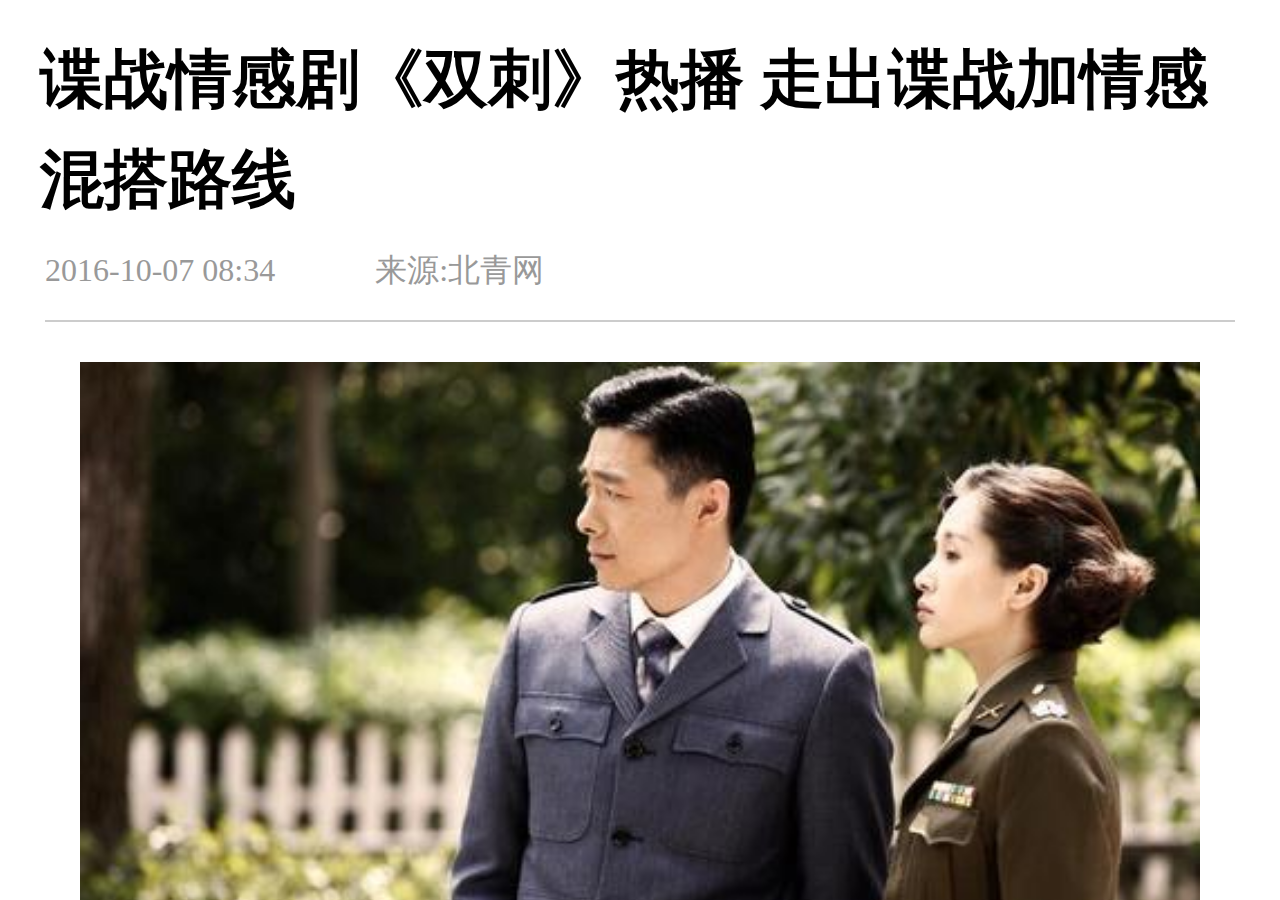
<file: oneminute/src/main/assets/gamenews/index.html>
<!DOCTYPE html>
<html lang="en">
<head>
    <meta charset="UTF-8">
    <meta name="viewport" content="width=device-width,minimum-scale=0.5,maximum-scale=1.0,initial-scale=1.0,user-scalable=no" />
    <title>新闻展示</title>
    <style>
        *{
            padding:0;
            margin:0;
            
        }
        body,html{
            width:100%;
            height:100%;
        }
        #contain{
            width:640px;
            height:100%;
            overflow: hidden;
            display:-webkit-box;
            -webkit-box-orient: vertical;
        }
        #title{
            width:600px;
            margin:0 auto;
            min-height: 50px;
            height:auto!important;
            height:50px;
            line-height:50px;
            position: relative;
            top:15px;
        }
        #infor{
            width:595px;
            margin:0 auto;
            color:rgba(153,153,153,1);
            height:50px;
            line-height:50px;
            border-bottom:1px solid #ccc;
            position: relative;
            top:10px;
        }
        #infor a{
            text-decoration: none;
            color:rgba(153,153,153,1);
        }
        #times{
            margin-right:50px;
        }
        #cont{
            width:595px;
            margin:0 auto;
            margin-top:30px;
            -webkit-box-flex: 1;
            overflow: auto;
        }
        #cont img{
            width:560px;
            margin:0 auto 20px;
            display: block;
        }
        #cont p{
        	margin-bottom: 15px;
        	text-indent: 2em;
        	font-size: 24px;
        	line-height: 28px;
        }
    </style>
</head>
<body>
    <div id="contain">
        <!--<div id="title"><h1>此设备只有巴掌大小：却是解放军真正关键之处</h1></div>
        <div id="infor">
            <span id="times">2016-10-06 10:06</span>
            <a href="###">来源:<span id="form">七夜军事</span></a>
        </div>
        <div id="cont">
            <img src="img/pic0.jpeg" id="pics">
            <div id="words">
	            <p>有一种观点认为，现在是空、海、天的时代，坦克已经没落了。这种观点有失偏颇。在局部战争或接壤国家的战争中，重型机械化部队仍是拳头部队。值得自豪的是，谈起坦克，中国99A可以和美国M1、德国豹2列为前三甲。因为有了99式，中国重型机械化部队在亚洲首屈一指，在世界上也属于一流。</p>
	            <p>99式强在哪里？三个方面都有故事</p>
	            <p>根据外媒报道，中国共有约500辆99式坦克服役，其中有124辆的99A型坦克。99式坦克的性能参数与西方顶级设计相当，而且还有自己的一些独特之处。</p>
	            <p>火力强大。中国已经为99A的125毫米火炮研制了特种炮弹，据称能够在1.4公里内穿透M1坦克的装甲防护。据悉，运动中首发命中率不低于85%，只要被锁定基本上就会别摧毁。</p>
	            <p>在今年夏天的一次演习中，38集团军某机步师在无人机、武装直升机和防空火力的配合下，演练了“随遇破袭”战法——部队在保持行进状态时，不专门大规模展开，而对非正面遭遇的敌人进行进攻和反击。也就是说，对着主要目标而去，在路上遇到谁打谁，谁挡打谁，边走边打，一路横扫。该师配属的99A型主战坦克在遭遇蓝军时没有任何的短停或犹豫，一边前进，一边调转炮口，在移动中射击，在武装直升机的支援下摧毁目标。</p>
	            <p>在一场坦克实弹射击演练中，99式坦克还创造了一发穿甲弹击穿两辆坦克的奇迹。</p>
	            <p>防护措施强大。最值得肯定的是激光压制系统，对反坦克导弹形成制导压制，想要瞄准都比较难。这是世界上第一种列装的激光压制系统，有效距离达到4公里。</p>
	            <p>这套激光压制系统，一旦探测到敌方坦克或反坦克导弹的测距激光束后，系统会自动发出报警信号，同时向敌方所在的方位发射出一束较弱的激光，以确定敌人的准确位置，然后激光束会瞬间增强，足以摧毁敌光电设备，甚至直接伤及操纵手的眼睛。它甚至拥有主动侦察的能力，也就是主动发出低能量脉冲对可疑区域实施扫描，一旦识别出对方观瞄仪器镜头所反射回的微光便自动开火将其摧毁。</p>
	            <p>在2013年的一次演练中，99式坦克全程全向搜索目标，从发现目标到火炮出膛平均只需9秒，在1.5公里距离行进间完成6个波次的射击。</p>
	            <p>机动能力强大。99A坦克具备手动挡和自动挡操纵系统，让50余吨重的坦克实现了自动换挡，并通过方向盘以任意半径连续转向甚至原地转向。这种技术与过去坦克只能使用操纵杆操作形成鲜明对比，它让驾驶坦克如同开小轿车，对驾驶员的体力要求降低，提高了坦克连续作战的能力和机动性。</p>
	            <p>99式如何发威？装甲合成营横扫传统摩步旅</p>
	            <p>当然，无论99式多么强大，要发挥其威力，肯定不能单打独斗。第38集团军装甲合成营在“和平使命-2014”上亮相，辖1个坦克连，3个装甲步兵连，1个营属炮兵连，1个上级加强的团属自行榴炮连和1个师属自行加农榴弹炮连，1个自行高炮连，1个装甲仪器侦察排，1个装甲工兵排。如此火力配置，可以打垮传统的摩托化步兵旅。</p>
	            <p>美国著名军事网站“华盛顿自由灯塔”的分析文章认为，第38集团军的某机械化步兵师，可以在战时组成4个重型装甲合成营和4个装甲步兵合成营，直接加强122毫米榴弹炮、红箭-10反坦克导弹，以及自行高炮和地空导弹系统，所有战车都配备作战信息终端、北斗卫星定位系统和电子作战地图，能够实施网络化条件下的指挥控制和精确火力打击。其战斗力比肩美国同类部队。</p>
	        </div>
        </div>-->
    </div>
</body>
<script type="text/javascript" src="js/jquery-2.1.0.js" ></script>
<script type="text/javascript" src="js/zepto_1.1.3.js" ></script>
<!--<script src="js/zepto.js"></script>
<script src="js/iscroll.js"></script>
<script src="js/touch.js"></script>-->

<script>
    window.onload=window.onresize=function(){
    	
        bodyScale();
//      var myScroll=new IScroll("#cont");
    }
    function bodyScale(){
        var devicewidth=document.documentElement.clientWidth;
        var scale=devicewidth/640;
        document.body.style.zoom=scale;
    }
	
	$(function(){
		$.ajax({
			url:"news.json",
			dataType:"json",
			success:function(data){
				//console.log(data);
				var i=Math.floor(Math.random()*10);
				console.log(i);
				var str="<div id='title'><h1>"+data[i].title+"</h1></div><div id='infor'><span id='times'>"
				+data[i].times+"</span><a href='###'>来源:<span id='form'>"+data[i].from+
				"</span></a></div><div id='cont'><img src='"+data[i].img+"' id='pics'><div id='words'>"+
				data[i].inside+"</div></div>";
				$("#contain").html(str);
			}
			
		})
	})
    
</script>
</html>
</file>
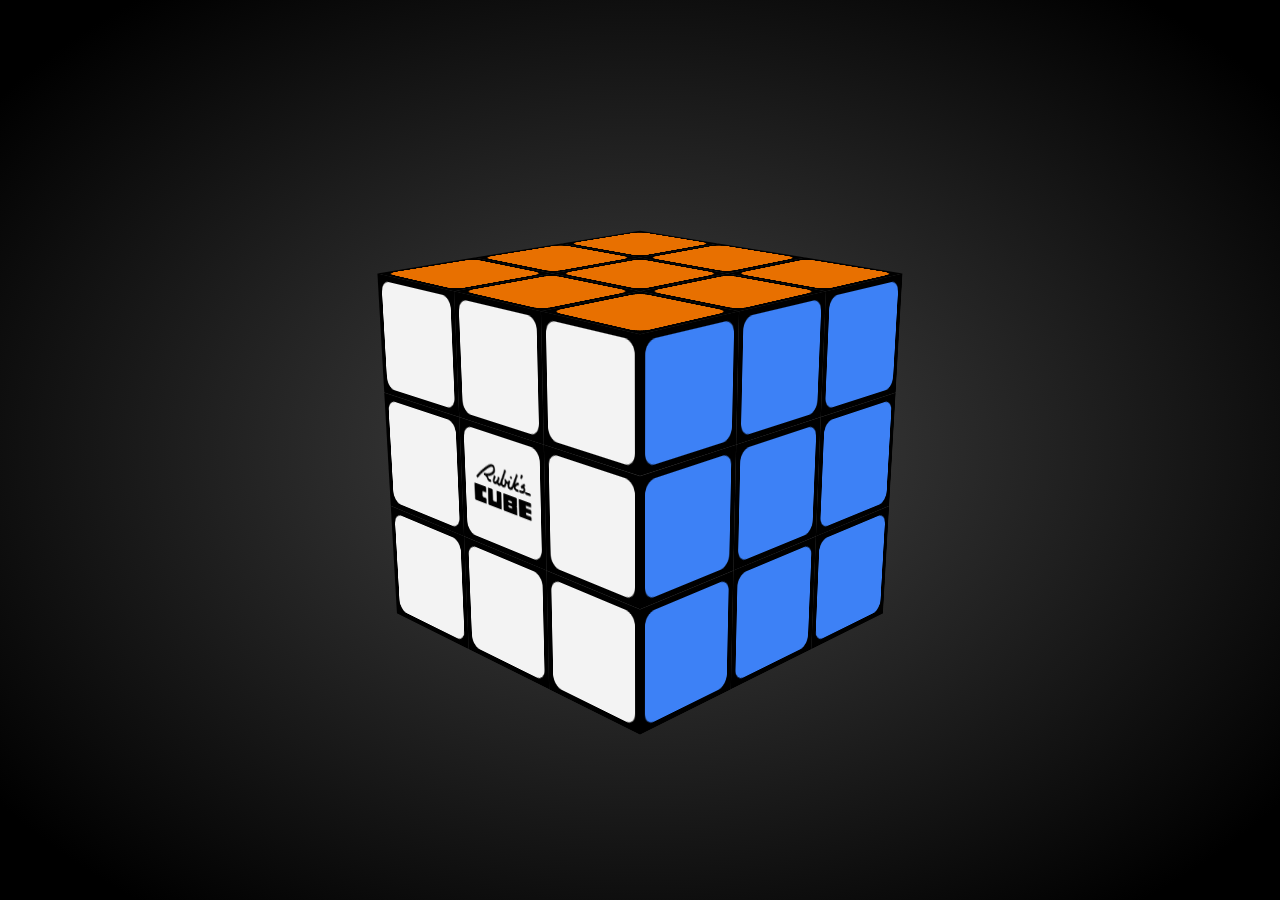
<file: oneminute/src/main/assets/mofang/index.html>
<!DOCTYPE html>
<html>
	<head>
		<meta charset="utf-8">
		<meta name="viewport" content="width=device-width, initial-scale=1, minimum-scale=1, maximum-scale=1, user-scalable=no"/>
		<meta name="description" content="Rubik’s Cube">
		<meta name="keywords" content="Erno Rubik’s Cube">



		<link rel="stylesheet" type="text/css" href="build/styles/cube.css">
		<link rel="stylesheet" type="text/css" href="examples/basic/styles/base.css">
		<link rel="icon" type="image/png" href="build/media/cuber-favicon-0064x0064.png">
		<link rel="apple-touch-icon" href="build/media/cuber-favicon-0144x0144.png">


		<title>Cuber</title>



		<!-- compiled cube code -->	
		<!-- <script charset="utf-8" src="build/cuber.js"></script> -->

		<!-- compiled & minified cube code -->	
		<!-- <script charset="utf-8" src="build/cuber.min.js"></script> -->



		<script charset="utf-8" src="src/scripts/vendor/tween.min.js"></script>


		<!-- cube source code -->


			<!--  Three.js  -->
			<script charset="utf-8" src="src/scripts/vendor/threejs/src/Three.js"></script>
			<script charset="utf-8" src="src/scripts/vendor/threejs/src/core/EventDispatcher.js"></script>
			<script charset="utf-8" src="src/scripts/vendor/threejs/src/math/Math.js"></script>
			<script charset="utf-8" src="src/scripts/vendor/threejs/src/math/Quaternion.js"></script>
			<script charset="utf-8" src="src/scripts/vendor/threejs/src/math/Vector2.js"></script>
			<script charset="utf-8" src="src/scripts/vendor/threejs/src/math/Vector3.js"></script>
			<script charset="utf-8" src="src/scripts/vendor/threejs/src/math/Box3.js"></script>
			<script charset="utf-8" src="src/scripts/vendor/threejs/src/math/Sphere.js"></script>
			<script charset="utf-8" src="src/scripts/vendor/threejs/src/math/Euler.js"></script>
			<script charset="utf-8" src="src/scripts/vendor/threejs/src/math/Matrix3.js"></script>
			<script charset="utf-8" src="src/scripts/vendor/threejs/src/math/Matrix4.js"></script>
			<script charset="utf-8" src="src/scripts/vendor/threejs/src/core/Object3D.js"></script>
			<script charset="utf-8" src="src/scripts/vendor/threejs/src/cameras/Camera.js"></script>
			<script charset="utf-8" src="src/scripts/vendor/threejs/src/cameras/PerspectiveCamera.js"></script>
			<script charset="utf-8" src="src/scripts/vendor/threejs/src/math/Ray.js"></script>
			<script charset="utf-8" src="src/scripts/vendor/threejs/src/math/Plane.js"></script>


			<!--  Here are the Cube guts. Enjoy.  -->
			<script charset="utf-8" src="src/scripts/ERNO.js"></script>
			<script charset="utf-8" src="src/scripts/vendor/CSS3DRenderer.js"></script>
			<script charset="utf-8" src="src/scripts/utils/utils.js"></script>
			<script charset="utf-8" src="src/scripts/utils/Number.js"></script>
			<script charset="utf-8" src="src/scripts/utils/String.js"></script>
			<script charset="utf-8" src="src/scripts/utils/Array.js"></script>
			<script charset="utf-8" src="src/scripts/colors.js"></script>
			<script charset="utf-8" src="src/scripts/directions.js"></script>
			<script charset="utf-8" src="src/scripts/queues.js"></script>
			<script charset="utf-8" src="src/scripts/twists.js"></script>
			<script charset="utf-8" src="src/scripts/cubelets.js"></script>
			<script charset="utf-8" src="src/scripts/groups.js"></script>
			<script charset="utf-8" src="src/scripts/slices.js"></script>
			<script charset="utf-8" src="src/scripts/folds.js"></script>
			<script charset="utf-8" src="src/scripts/projector.js"></script>
			<script charset="utf-8" src="src/scripts/interaction.js"></script>
			<script charset="utf-8" src="src/scripts/controls.js"></script>
			<script charset="utf-8" src="src/scripts/cubes.js"></script>
			<script charset="utf-8" src="src/scripts/solvers.js"></script>
			<script charset="utf-8" src="src/scripts/renderer.js"></script>



		<!-- implementation -->	


		<script charset="utf-8" src="examples/basic/scripts/jquery.js"></script>
		<script charset="utf-8" src="src/scripts/extras/renderers/iecss3d.js"></script>
		<script charset="utf-8" src="src/scripts/extras/renderers/ierenderer.js"></script>
		<script charset="utf-8" src="src/scripts/extras/controls/locked.js"></script>
		<script charset="utf-8" src="src/scripts/extras/deviceMotion.js"></script>
		<script charset="utf-8" src="examples/basic/scripts/main.js"></script>		



	</head>
	<body class="graydient" >
		<div id="container" ></div>
		<div id="fail">
			<h1>Sorry,</h1>
			<h2>Cubers broken</h2>
		</div>
	</body>
</html>
</file>
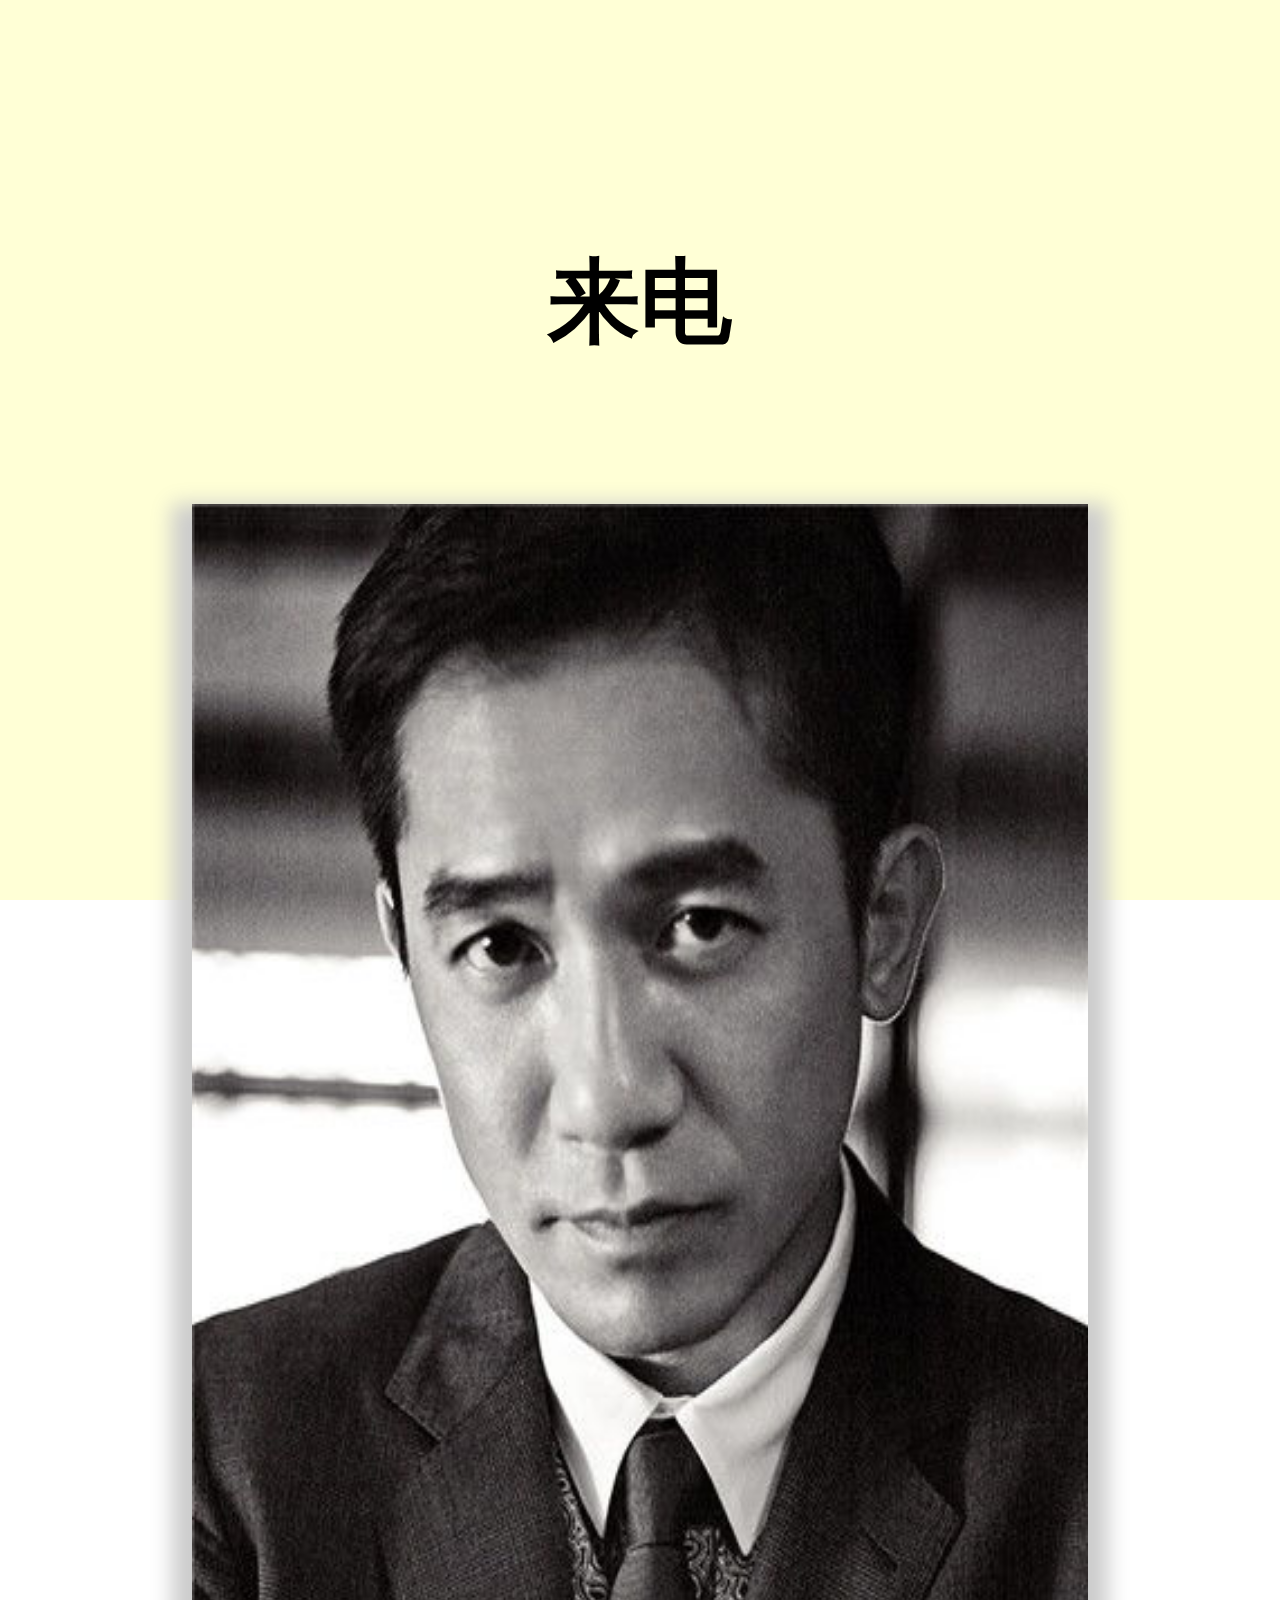
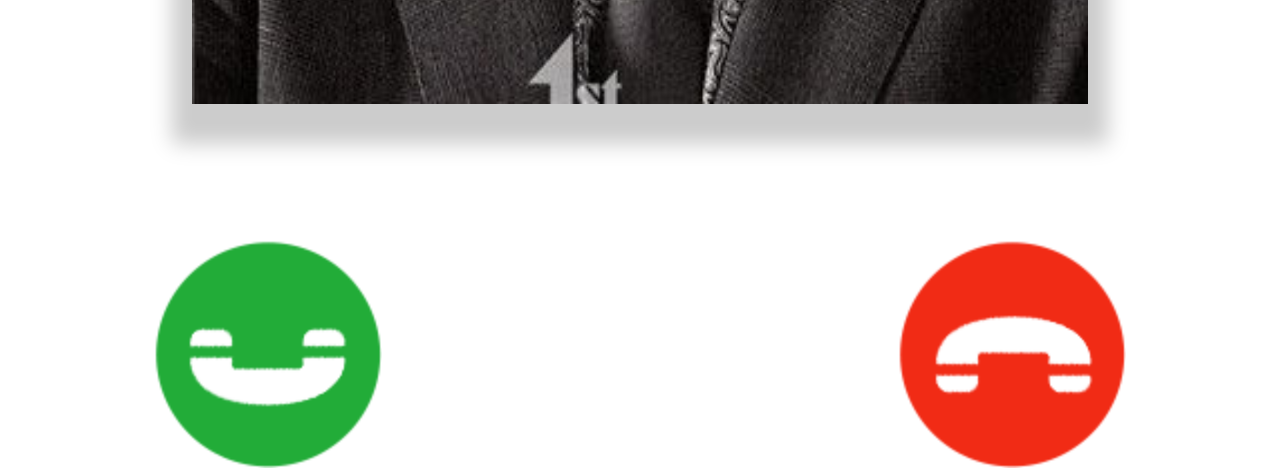
<file: oneminute/src/main/assets/nanshen/index.html>
<!DOCTYPE html>
<html>
	<head>
		<meta charset="UTF-8">
		<meta name="viewport" content="width=device-width,minimum-scale=0.5,maximum-scale=1.0,initial-scale=1.0,user-scalable=no" />
		<title>男神来电</title>
		<style>
			*{
				padding:0;
				margin:0;
				list-style: none;
			}
			body,html{
				width:100%;
				height:100%;
				overflow: hidden;
			}
			#back{
				width:640px;
				height:100%;
				background: rgba(255,255,204,0.8);
				text-align: center;	
				padding-top:120px;	
			}
			#back h1{
				font-size: 46px;
			}
			#back img{
				display: block;
			}
			#back #phone{
				width:70%;
				height:600px;
				margin-top:70px;
				position:absolute ;
				left:15%;
				box-shadow: 0 10px 10px 10px #ccc;
				animation: move2 3s linear infinite forwards;
			}
			@keyframes move2{
				0%{transform: rotate(0deg) translateY(0px);}
				25%{transform: rotate(10deg) translateY(-10px);}
				50%{transform: rotate(0deg) translateY(0px);}
				75%{transform: rotate(-10deg) translateY(-10px);}
				100%{transform: rotate(0deg) translateY(0px);}	
			}
			#back #jie{
				width:114px;
				height:114px;
				position: absolute;
				top:920px;
				left:12%;
			}
			#back #gua{
				width:114px;
				height:114px;
				position: absolute;
				top:920px;
				right:12%;
			}
			#subBack{
				width:640px;
				height:100%;
				background: rgba(255,255,204,0.8);
				text-align: center;	
				padding-top:120px;	
			}
			#subBack h1{
				font-size: 46px;
			}
			#subBack h2{
				font-size: 36px;
				position: absolute;
				top:900px;
				width:70%;
				left:15%;
				color:#CCCCCC;
			}
			#subBack #phone2{
				width:70%;
				height:600px;
				margin-top:70px;
				position:absolute ;
				left:15%;
				box-shadow: 0 10px 10px 10px #ccc;	
			}
			#subBack #gua2{
				width:18%;
				position: absolute;
				top:970px;
				left:40%;
			}
			div.active{
				display: none;
			}
		</style>
	</head>
	<body>
		<audio src="img/music2.mp3" loop></audio>
		<div id="back">
			<h1>来电</h1>
			<img src="img/32.jpg" id="phone"> 
			<img src="img/接听.png" id="jie"> 
			<img src="img/挂断.png" id="gua"> 	
		</div>
		<div id="subBack">
			<h1>接通</h1>
			<img src="img/32.jpg" id="phone2">
			<h2></h2>
			<img src="img/挂断.png" id="gua2"> 
		</div>
	</body>
	<script type="text/javascript" src="js/jquery-1.11.0.js" ></script>
	<script type="text/javascript" src="js/zepto_1.1.3.js" ></script>
	<script type="text/javascript" src="js/touch.js" ></script>
	<script>
		window.onload=function(){
			var audio=document.getElementsByTagName("audio")[0];
			audio.play();
			bodyScale();
			
			$("#subBack").addClass("active");
			$("#jie").bind("touchend",function(){
				$("#phone").css("animationPlayState","paused");
				$("#back").addClass("active");
				$("#subBack").removeClass("active");
				audio.pause();
				
				//////////////////////计时
				var h;//时
				var m;//分
				var s; //秒
				var t=0;
				$("h2").html("00时00分00秒");
				
				setInterval(function(){
					t++;
					s=t%60;
					console.log(s);
					m=parseInt(t/60);
					h=parseInt(t/3600);
					
					s<=9? (s="0"+s):s;
					m<=9? (m="0"+m):m;
					h<=9? (h="0"+h):h;
					console.log(s);
					$("h2").html(h+"时"+m+"分"+s+"秒");	
				},1000)
			})
			$("#gua").bind("touchend",function(){
				$("#back").addClass("active");
				audio.pause();	
				$(document.body).hide();
				 window.history.back();
				callback.jump();
				
			})

			$("#gua2").bind("touchend",function(){
				$(document.body).hide();
				callback.jump();
			})

			
		}
		
		function bodyScale(){
	        var devicewidth=document.documentElement.clientWidth;
	        var scale=devicewidth/640;
	        document.body.style.zoom=scale;
    	}
	</script>
</html>
</file>
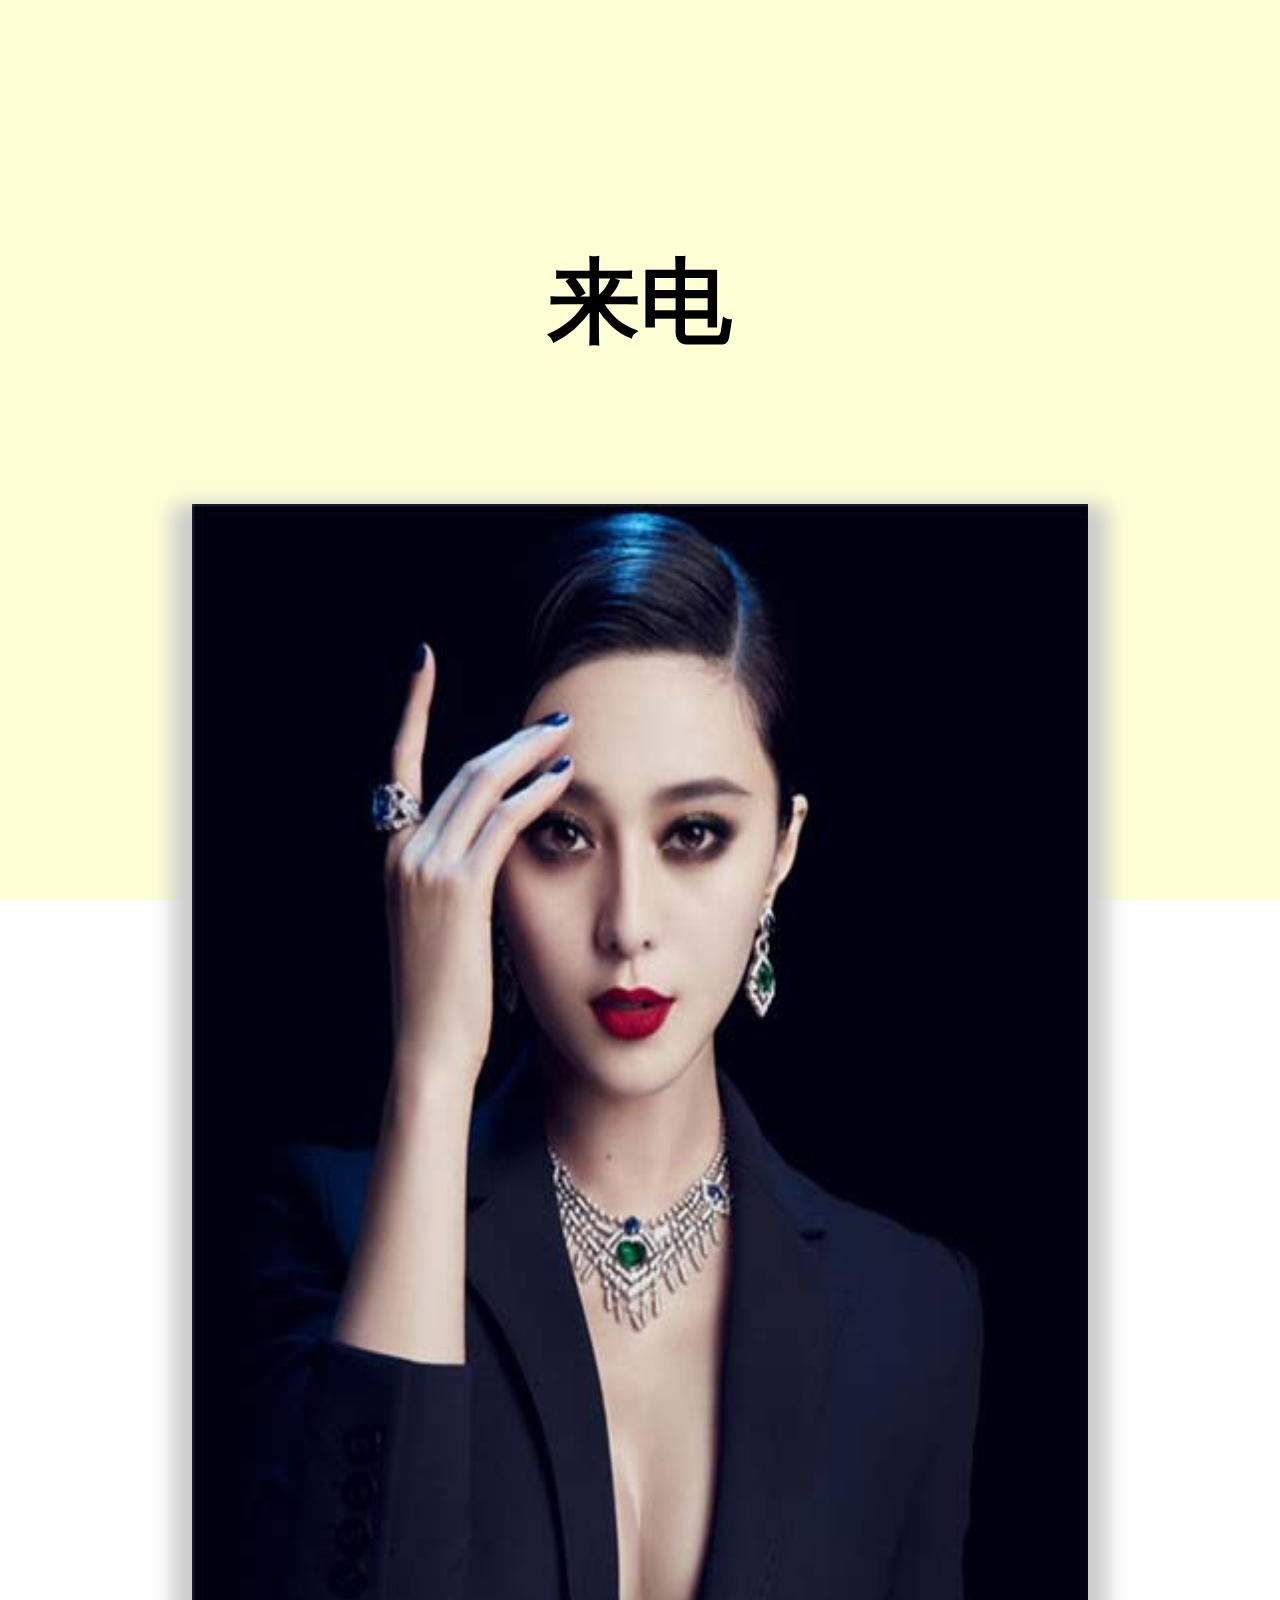
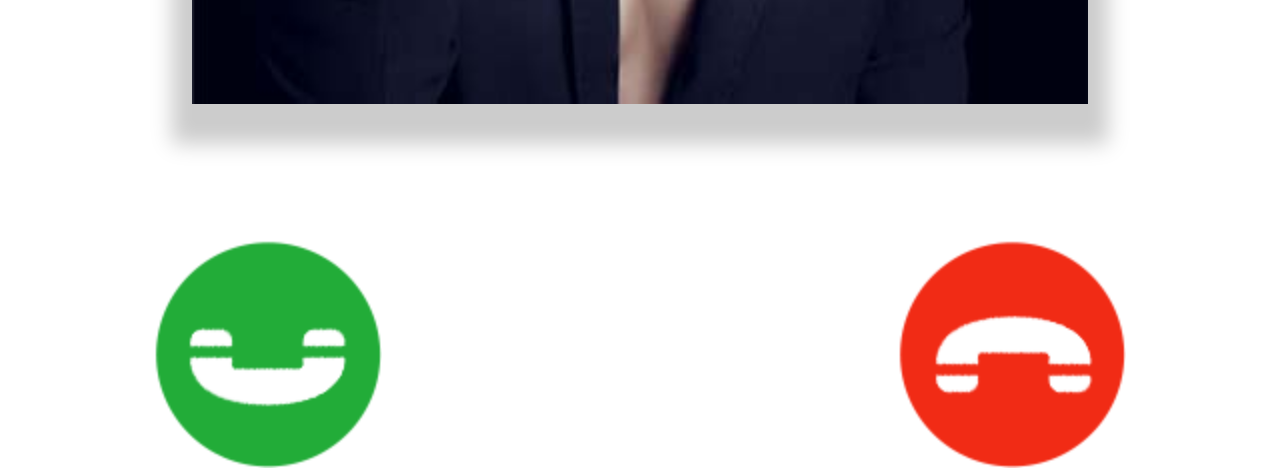
<file: oneminute/src/main/assets/nvshen/index.html>
<!DOCTYPE html>
<html>
	<head>
		<meta charset="UTF-8">
		<meta name="viewport" content="width=device-width,minimum-scale=0.5,maximum-scale=1.0,initial-scale=1.0,user-scalable=no" />
		<title>女神来电</title>
		<style>
			*{
				padding:0;
				margin:0;
				list-style: none;
			}
			body,html{
				width:100%;
				height:100%;
				overflow: hidden;
			}
			#back{
				width:640px;
				height:100%;
				background: rgba(255,255,204,0.8);
				text-align: center;	
				padding-top:120px;
				
			}
			#back h1{
				font-size: 46px;
			}
			#back img{
				display: block;
			}
			#back #phone{
				width:70%;
				height:600px;
				margin-top:70px;
				position:absolute ;
				left:15%;
				box-shadow: 0 10px 10px 10px #ccc;
				animation: move2 3s linear infinite forwards;
			}
			@keyframes move2{
				0%{transform: rotate(0deg) translateY(0px);}
				25%{transform: rotate(10deg) translateY(-10px);}
				50%{transform: rotate(0deg) translateY(0px);}
				75%{transform: rotate(-10deg) translateY(-10px);}
				100%{transform: rotate(0deg) translateY(0px);}
				
			}
			#back #jie{
				width:114px;
				height:114px;
				position: absolute;
				top:920px;
				left:12%;
			}
			#back #gua{
				width:114px;
				height:114px;
				position: absolute;
				top:920px;
				right:12%;
			}
			#subBack{
				width:640px;
				height:100%;
				background: rgba(255,255,204,0.8);
				text-align: center;	
				padding-top:120px;
				
			}
			#subBack h1{
				font-size: 46px;
			}
			#subBack h2{
				font-size: 36px;
				position: absolute;
				top:900px;
				width:70%;
				left:15%;
				color:#CCCCCC;
			}
			#subBack #phone2{
				width:70%;
				height:600px;
				margin-top:70px;
				position:absolute ;
				left:15%;
				box-shadow: 0 10px 10px 10px #ccc;
				
			}
			#subBack #gua2{
				width:18%;
				position: absolute;
				top:970px;
				left:40%;
			}
			div.active{
				display: none;
			}
		</style>
	</head>
	<body>
		<audio src="img/music1.mp3" loop></audio>
		<div id="back">
			<h1>来电</h1>
			<img src="img/000.jpg" id="phone"> 
			<img src="img/接听.png" id="jie"> 
			<img src="img/挂断.png" id="gua"> 	
		</div>
		<div id="subBack">
			<h1>接通</h1>
			<img src="img/000.jpg" id="phone2">
			<h2></h2>
			<img src="img/挂断.png" id="gua2"> 
		</div>
	</body>
	<script type="text/javascript" src="js/jquery-1.11.0.js" ></script>
	<script type="text/javascript" src="js/zepto_1.1.3.js" ></script>
	<script type="text/javascript" src="js/touch.js" ></script>
	<script>
		window.onload=function(){
			var audio=document.getElementsByTagName("audio")[0];
			audio.play();
			bodyScale();
			
			$("#subBack").addClass("active");
			$("#jie").bind("touchend",function(){
				$("#phone").css("animationPlayState","paused");
				$("#back").addClass("active");
				$("#subBack").removeClass("active");
				audio.pause();
				//////////计时
				var h;//时
				var m;//分
				var s; //秒
				var t=0;
				$("h2").html("00时00分00秒");
				
				setInterval(function(){
					t++;
					s=t%60;
					console.log(s);
					m=parseInt(t/60);
					h=parseInt(t/3600);
					
					s<=9? (s="0"+s):s;
					m<=9? (m="0"+m):m;
					h<=9? (h="0"+h):h;
					console.log(s);
					$("h2").html(h+"时"+m+"分"+s+"秒");	
				},1000)
			})
			$("#gua").bind("touchend",function(){
				$("#back").addClass("active");
				audio.pause();	
				$(document.body).hide();
				callback.jump();
			})

			$("#gua2").bind("touchend",function(){
				$(document.body).hide();
				callback.jump();
			})

			
		}
		
		function bodyScale(){
	        var devicewidth=document.documentElement.clientWidth;
	        var scale=devicewidth/640;
	        document.body.style.zoom=scale;
    	}
	</script>
</html>
</file>
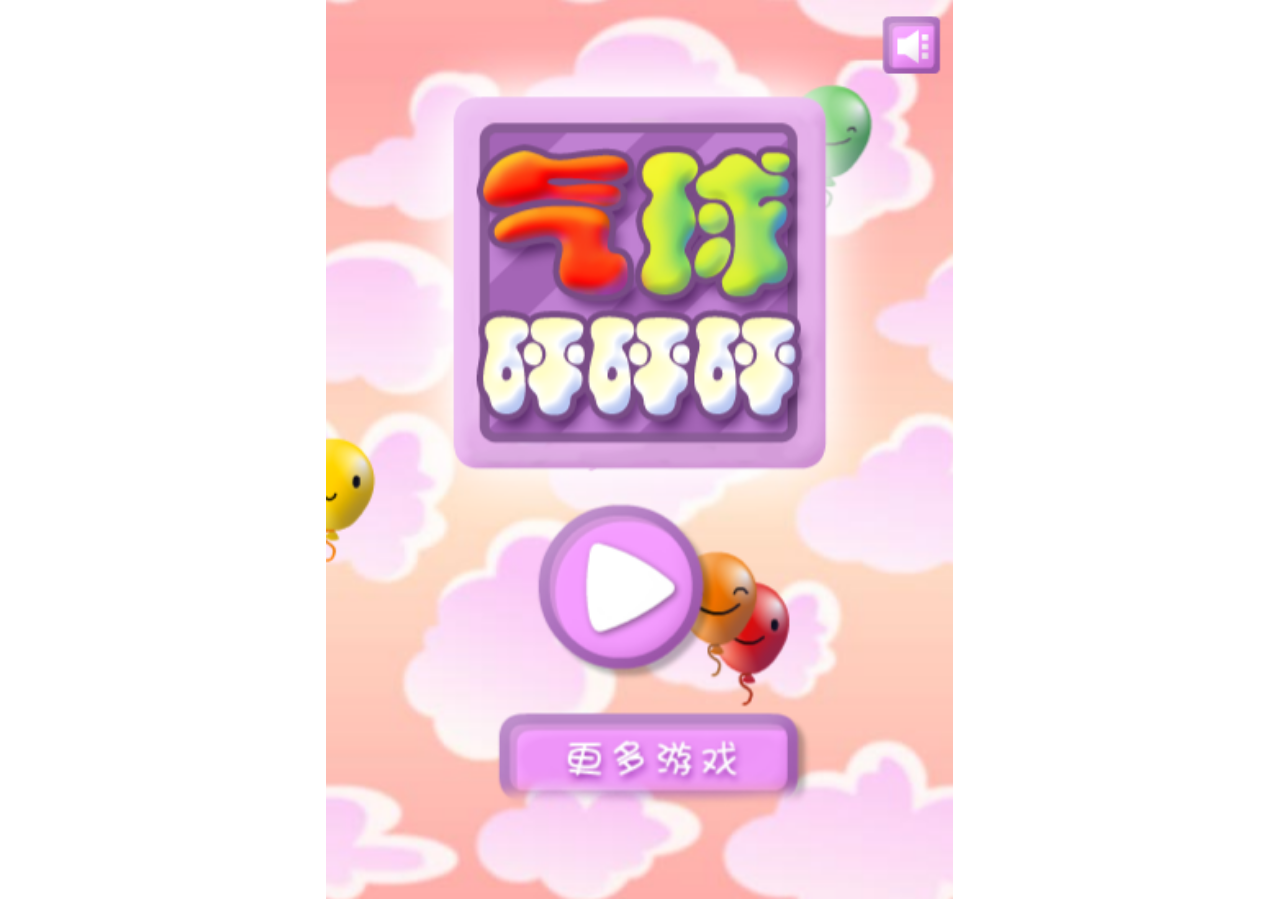
<file: oneminute/src/main/assets/qiqiu/index.html>
﻿<!DOCTYPE html>
<html lang="en">
<head>
	<title>气球砰砰砰</title>
	<meta charset="utf-8">
	<meta name="apple-mobile-web-app-capable" content="yes" />
	<meta name="viewport" content="initial-scale=1.0, maximum-scale=1.0, minimum-scale=1.0, user-scalable=no,width=device-width,minimal-ui" />
	<meta http-equiv="X-UA-Compatible" content="IE=edge,chrome=1"> 
	<meta name="viewport" content="user-scalable=no, width=device-width, initial-scale=1, maximum-scale=1">
	<meta name="apple-mobile-web-app-status-bar-style" content="default">
	<meta name="msapplication-tap-highlight" content="no">
	<link rel="shortcut icon" href="icon.png">
<link rel="icon" href="icon.png">
	<style>
		body {
			width: 100%;
			height: 100%;
			margin: 0px;
			padding: 0px;
			width: 100%;
		
		}
		html{
			width: 100%;
			height: 100%;
		}

		canvas {
			image-rendering: -o-crisp-edges;
			image-rendering: optimize-contrast;
			-ms-interpolation-mode: nearest-neighbor;
			-webkit-tap-highlight-color: rgba(0,0,0,0);
			-moz-tap-highlight-color: rgba(0,0,0,0);
			tap-highlight-color: rgba(0,0,0,0);
			user-select: none;
			-webkit-touch-callout: none;
			-webkit-user-select: none;
			-moz-user-select: none;
			-ms-user-select: none;
		}
	</style>

	<script src="js/viewporter.js"></script>

    <script>
    // Kaisergames API development prototype
    // make sure this code is executed before the game calls any kaisergames.* methods!
    if (typeof window !== "undefined" && !window.kaisergames){
        window.kaisergames = new function(){
            return {
                /**
                 * @param level string[optional]
                 * @param score number[optional]
                 */
                gameOver: function(level, score) {
                    if (!level) level = "-";
                },

                /**
                 * @param level string[optional]
                 * @param score number[optional]
                 */
                levelUp: function(level, score) {
                    if (!level) level = "-";
                },

                /**
                 * @param level string
                 * @param score number
                 */
                submitHighscore: function(level, score) {
                    if (!level) level = "-";
                    
                }
            }
        }
    }
    </script>
</head>

	<body>
		<div id="viewporter">
		   <canvas id="canvas" moz-opaque></canvas>
		</div>
		<input id="bt-game-id" type="hidden" value="8-ball">
		<div id="moregame" style="position:fixed;z-index:99; bottom:20px; left:0px; font-size:20px; width:100%; text-align:center;">
		<a href="javascript:void(0);" onClick="dp_share();">炫耀一下</a>
		<a href="javascript:void(0);" onClick="clickMore();">更多游戏</a>
	</div>
	</body>
	<script src="js/TweenMax.min.js"></script>
	<script src="js/howler.js"></script>
	<script src="js/app.min.js"></script>
	<script language=javascript>
		var mebtnopenurl = '';
var thegameurl =""; 
var guanzhuurl ="http://mp.weixin.qq.com/s?__biz=MzA4NTk2MzgxNg==&mid=200512824&idx=1&sn=fb2c29f97e981c8eb672d9e733750b96#rd";
		window.shareData = {
		        "imgUrl": "http://mmbiz.qpic.cn/mmbiz/2zpp2iaH4HWH1yXgxEqLG0UslEPjMCgyiaPwtk7cgdzTZGz2hylQv3Jz3yAEtXDyVh5NOdYJaF6M8kU86RlpFAmQ/640",
		        "timeLineLink": thegameurl,
		        "tTitle": "气球砰砰砰",
		        "tContent": "气球砰砰砰"
		};
				
		function goHome(){
			window.location=mebtnopenurl;
		}
		function clickMore(){
			if((window.location+"").indexOf("f=zf",1)>0){
				window.location =mebtnopenurl;
			 }
			 else{
				goHome();
			 }
		}
		function dp_share(){
			document.getElementById("share").style.display="";
			
		}
		function dp_Ranking(){
			window.location=mebtnopenurl;
		}

		function showAd(){
		}
		function hideAd(){
		}
		document.addEventListener('WeixinJSBridgeReady', function onBridgeReady() {
		    
		    WeixinJSBridge.on('menu:share:appmessage', function(argv) {
		        WeixinJSBridge.invoke('sendAppMessage', {
		            "img_url": window.shareData.imgUrl,
		            "link": window.shareData.timeLineLink,
		            "desc": window.shareData.tContent,
		            "title": window.shareData.tTitle
		        }, onShareComplete);
		    });

		    WeixinJSBridge.on('menu:share:timeline', function(argv) {
		        WeixinJSBridge.invoke('shareTimeline', {
		            "img_url": window.shareData.imgUrl,
		            "img_width": "640",
		            "img_height": "640",
		            "link": window.shareData.timeLineLink,
		            "desc": window.shareData.tContent,
		            "title": window.shareData.tTitle
		        }, onShareComplete);
		    });
		}, false);
		</script>
		<div id=share style="display: none">
			<img width="100%" height="100%" src="share.png"
				style="position: fixed; z-index: 9999; top: 0; left: 0; display: "
				ontouchstart="document.getElementById('share').style.display='none';" />
		</div>
			<script type="text/javascript">
            var myData = { gameid: "qqppp" };
			 // var domain = ["oixm.cn", "hiemma.cn", "peagame.net"][parseInt(Math.random() * 3)];
			window.shareData.timeLineLink = mebtnopenurl;
			function dp_submitScore(score){
						myData.score = parseInt(score);
						myData.scoreName ="获得"+score+"分";		
						document.title = window.shareData.tTitle = "我玩《气球砰砰砰》得了"+score+"分，气球爱消除，快来一起玩吧！";
			}
			function onShareComplete(res) {
                if (localStorage.myuid && myData.score != undefined) {
                    setTimeout(function(){
                        if (confirm("？")) {
                            window.location =mebtnopenurl;
                        }
                        else {
                            document.location.href = mebtnopenurl;
                        }
                    }, 500);
                }
				else {
		        	document.location.href = guanzhuurl ;
				}
	        }
			</script>
</html>
</file>
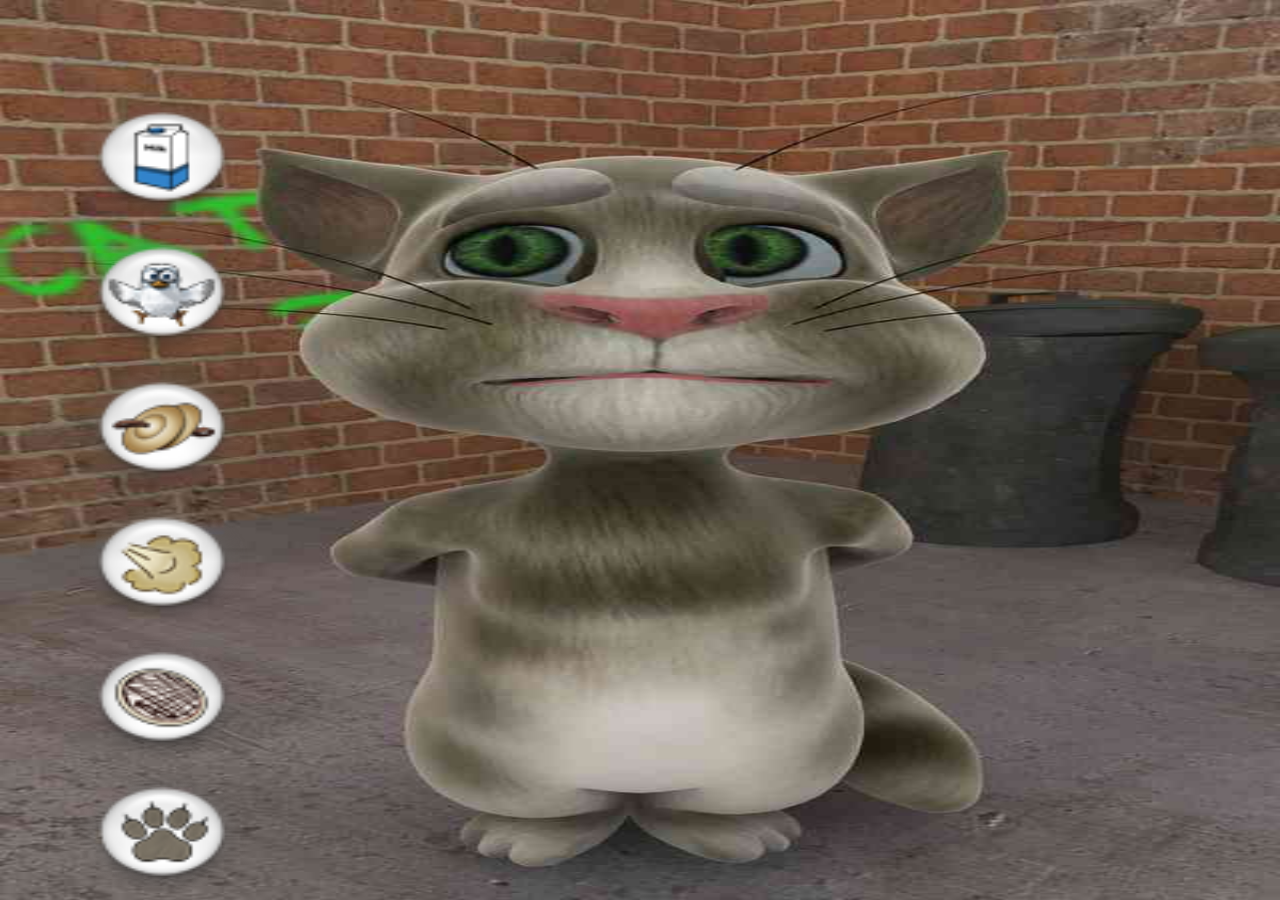
<file: oneminute/src/main/assets/tomcat/index.html>
<!doctype html>
<html>
<head>
	<meta charset="utf-8">
	<title>汤姆猫</title>
	<meta name="keywords" content="">
	<meta name="description" content="">
	<link rel="stylesheet" type="text/css" href="css/style.css">
</head>
<body>
	<div class="content">
		<!--背景图-->
		<img src="img/angry/angry_00.jpg" class="cat" id="cat"/>
		<!--按钮-->
		<img src="img/button/drink.png" class="drink" id="drink"/>
		<img src="img/button/eat.png" class="eat" id="eat"/>
		<img src="img/button/cymbal.png" class="cymbal" id="cymbal"/>
		<img src="img/button/fart.png" class="fart" id="fart"/>
		<img src="img/button/pie.png" class="pie" id="pie"/>
		<img src="img/button/scratch.png" class="scratch" id="scratch" />
	</div>
	<audio class="music" id="music" ></audio>
</body>
<script type="text/javascript" src="js/jquery-2.1.0.js"></script>
<script type="text/javascript" src="js/zepto.js"></script>
<script type="text/javascript" src="js/touch.js"></script>
<script type="text/javascript" src="js/main.js"></script>
</html>
</file>
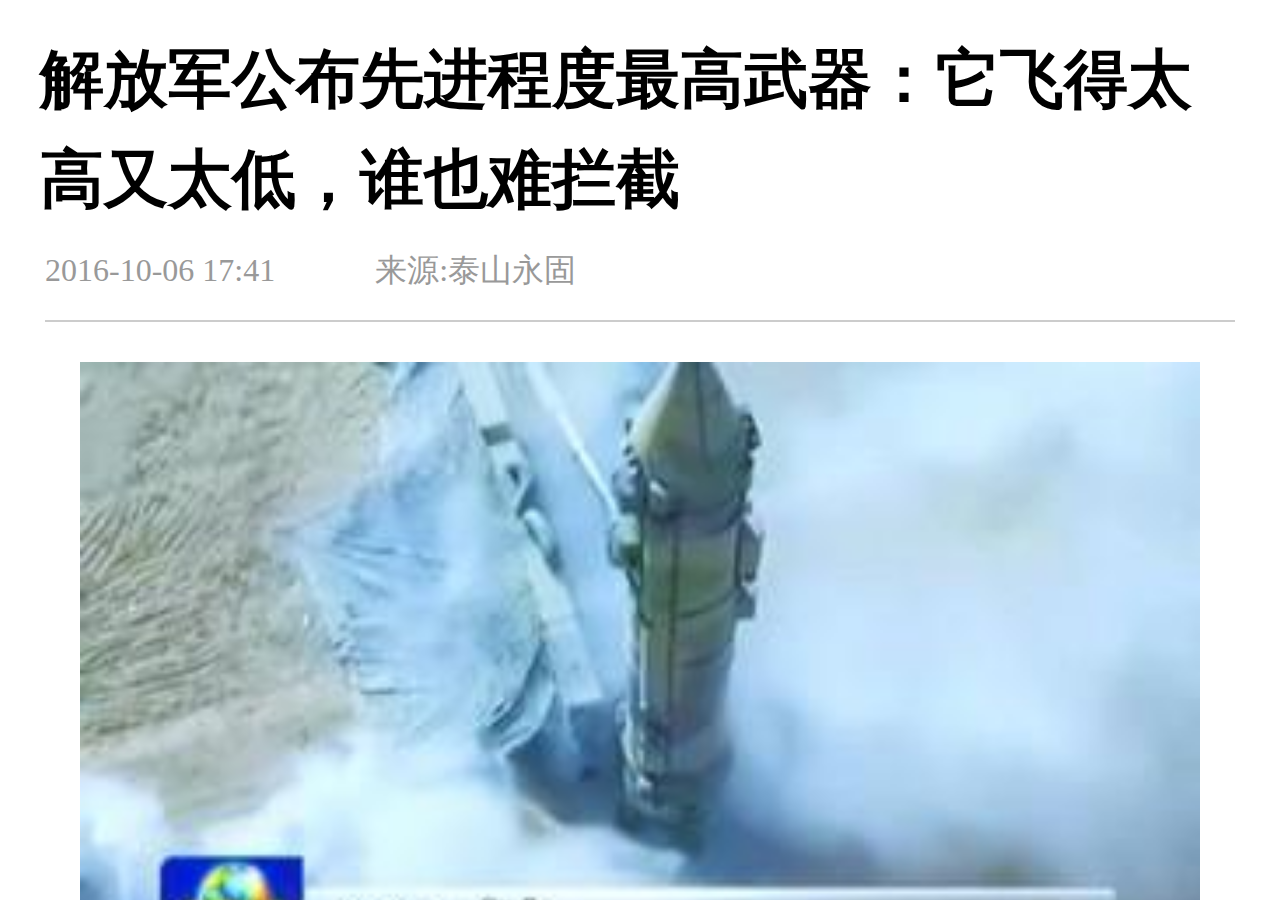
<file: oneminute/src/main/assets/warnews/index.html>
<!DOCTYPE html>
<html lang="en">
<head>
    <meta charset="UTF-8">
    <meta name="viewport" content="width=device-width,minimum-scale=0.5,maximum-scale=1.0,initial-scale=1.0,user-scalable=no" />
    <title>新闻展示</title>
    <style>
        *{
            padding:0;
            margin:0;
            
        }
        body,html{
            width:100%;
            height:100%;
        }
        #contain{
            width:640px;
            height:100%;
            overflow: hidden;
            display:-webkit-box;
            -webkit-box-orient: vertical;
        }
        #title{
            width:600px;
            margin:0 auto;
            min-height: 50px;
            height:auto!important;
            height:50px;
            line-height:50px;
            position: relative;
            top:15px;
        }
        #infor{
            width:595px;
            margin:0 auto;
            color:rgba(153,153,153,1);
            height:50px;
            line-height:50px;
            border-bottom:1px solid #ccc;
            position: relative;
            top:10px;
        }
        #infor a{
            text-decoration: none;
            color:rgba(153,153,153,1);
        }
        #times{
            margin-right:50px;
        }
        #cont{
            width:595px;
            margin:0 auto;
            margin-top:30px;
            -webkit-box-flex: 1;
            overflow: auto;
        }
        #cont img{
            width:560px;
            margin:0 auto 20px;
            display: block;
        }
        #cont p{
        	margin-bottom: 15px;
        	text-indent: 2em;
        	font-size: 24px;
			line-height: 28px;
        }
    </style>
</head>
<body>
    <div id="contain">
        <!--<div id="title"><h1>此设备只有巴掌大小：却是解放军真正关键之处</h1></div>
        <div id="infor">
            <span id="times">2016-10-06 10:06</span>
            <a href="###">来源:<span id="form">七夜军事</span></a>
        </div>
        <div id="cont">
            <img src="img/pic0.jpeg" id="pics">
            <div id="words">
	            <p>有一种观点认为，现在是空、海、天的时代，坦克已经没落了。这种观点有失偏颇。在局部战争或接壤国家的战争中，重型机械化部队仍是拳头部队。值得自豪的是，谈起坦克，中国99A可以和美国M1、德国豹2列为前三甲。因为有了99式，中国重型机械化部队在亚洲首屈一指，在世界上也属于一流。</p>
	            <p>99式强在哪里？三个方面都有故事</p>
	            <p>根据外媒报道，中国共有约500辆99式坦克服役，其中有124辆的99A型坦克。99式坦克的性能参数与西方顶级设计相当，而且还有自己的一些独特之处。</p>
	            <p>火力强大。中国已经为99A的125毫米火炮研制了特种炮弹，据称能够在1.4公里内穿透M1坦克的装甲防护。据悉，运动中首发命中率不低于85%，只要被锁定基本上就会别摧毁。</p>
	            <p>在今年夏天的一次演习中，38集团军某机步师在无人机、武装直升机和防空火力的配合下，演练了“随遇破袭”战法——部队在保持行进状态时，不专门大规模展开，而对非正面遭遇的敌人进行进攻和反击。也就是说，对着主要目标而去，在路上遇到谁打谁，谁挡打谁，边走边打，一路横扫。该师配属的99A型主战坦克在遭遇蓝军时没有任何的短停或犹豫，一边前进，一边调转炮口，在移动中射击，在武装直升机的支援下摧毁目标。</p>
	            <p>在一场坦克实弹射击演练中，99式坦克还创造了一发穿甲弹击穿两辆坦克的奇迹。</p>
	            <p>防护措施强大。最值得肯定的是激光压制系统，对反坦克导弹形成制导压制，想要瞄准都比较难。这是世界上第一种列装的激光压制系统，有效距离达到4公里。</p>
	            <p>这套激光压制系统，一旦探测到敌方坦克或反坦克导弹的测距激光束后，系统会自动发出报警信号，同时向敌方所在的方位发射出一束较弱的激光，以确定敌人的准确位置，然后激光束会瞬间增强，足以摧毁敌光电设备，甚至直接伤及操纵手的眼睛。它甚至拥有主动侦察的能力，也就是主动发出低能量脉冲对可疑区域实施扫描，一旦识别出对方观瞄仪器镜头所反射回的微光便自动开火将其摧毁。</p>
	            <p>在2013年的一次演练中，99式坦克全程全向搜索目标，从发现目标到火炮出膛平均只需9秒，在1.5公里距离行进间完成6个波次的射击。</p>
	            <p>机动能力强大。99A坦克具备手动挡和自动挡操纵系统，让50余吨重的坦克实现了自动换挡，并通过方向盘以任意半径连续转向甚至原地转向。这种技术与过去坦克只能使用操纵杆操作形成鲜明对比，它让驾驶坦克如同开小轿车，对驾驶员的体力要求降低，提高了坦克连续作战的能力和机动性。</p>
	            <p>99式如何发威？装甲合成营横扫传统摩步旅</p>
	            <p>当然，无论99式多么强大，要发挥其威力，肯定不能单打独斗。第38集团军装甲合成营在“和平使命-2014”上亮相，辖1个坦克连，3个装甲步兵连，1个营属炮兵连，1个上级加强的团属自行榴炮连和1个师属自行加农榴弹炮连，1个自行高炮连，1个装甲仪器侦察排，1个装甲工兵排。如此火力配置，可以打垮传统的摩托化步兵旅。</p>
	            <p>美国著名军事网站“华盛顿自由灯塔”的分析文章认为，第38集团军的某机械化步兵师，可以在战时组成4个重型装甲合成营和4个装甲步兵合成营，直接加强122毫米榴弹炮、红箭-10反坦克导弹，以及自行高炮和地空导弹系统，所有战车都配备作战信息终端、北斗卫星定位系统和电子作战地图，能够实施网络化条件下的指挥控制和精确火力打击。其战斗力比肩美国同类部队。</p>
	        </div>
        </div>-->
    </div>
</body>
<script src="js/jquery-2.1.0.js"></script>
<script src="js/zepto.js"></script>
<script src="js/iscroll.js"></script>
<script src="js/touch.js"></script>

<script>
    window.onload=window.onresize=function(){
    	
        bodyScale();
//      var myScroll=new IScroll("#cont");
    }
    function bodyScale(){
        var devicewidth=document.documentElement.clientWidth;
        var scale=devicewidth/640;
        document.body.style.zoom=scale;
    }
	
	$(function(){
		$.ajax({
			url:"news.json",
			dataType:"json",
			success:function(data){
				//console.log(data);
				var i=Math.floor(Math.random()*10);
				console.log(i);
				var str="<div id='title'><h1>"+data[i].title+"</h1></div><div id='infor'><span id='times'>"
				+data[i].times+"</span><a href='###'>来源:<span id='form'>"+data[i].from+
				"</span></a></div><div id='cont'><img src='"+data[i].img+"' id='pics'><div id='words'>"+
				data[i].inside+"</div></div>";
				$("#contain").html(str);
			}
			
		})
	})
    
</script>
</html>
</file>
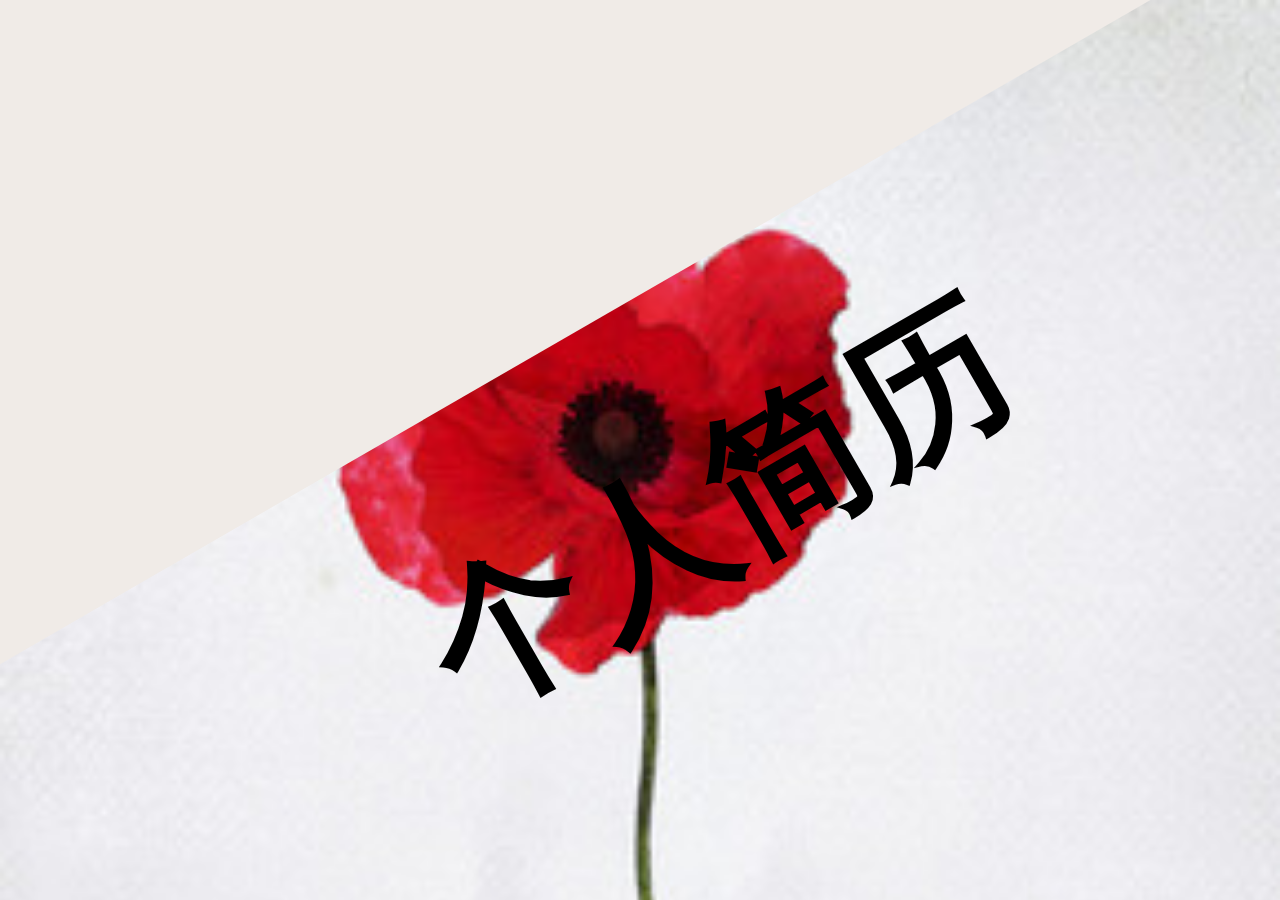
<file: beauty8468/1/my简历/myself微信场景.html>
<!doctype html>
<html>
<head>
<meta charset="utf-8">
<title>标题</title>
<meta name="keywords" content="">
<meta name="description" content="">
<meta name="viewport" content="width=device-width,minimum-scale=0.5,maximum-scale=1.0,initial-scale=1.0,user-scalable=no" />

<link rel="stylesheet" type="text/css" href="js/swiper-3.3.1.min.css">
<link rel="stylesheet" type="text/css" href="js/animate.min.css">
<link rel="stylesheet" type="text/css" href="css.css">

<style type="text/css">

</style>
</head>
<body>
	<div class="swiper-container myself">
		<div class="swiper-wrapper my"> 
			<div class="swiper-slide my_one my_main">
				
				<div class="pink_bg ani"swiper-animate-effect="bounceInLeft" swiper-animate-duration="2s">
					<img src="images/bj1.jpg" class="img11" >
				</div>
				<div class="pink_bg ani"swiper-animate-effect="bounceInLeft" swiper-animate-duration="2s" swiper-animate-delay="2s">
					<img src="images/bj1.jpg" class="img12" >
					<img src="images/bj1.jpg" class="img13" >
				</div>
				<div class="pink_bg ani"swiper-animate-effect="bounceInLeft" swiper-animate-duration="3s">
					<span class="words">个人简历</span>
				</div>
				<div class="xian_bg ani"swiper-animate-effect="fadeIn" swiper-animate-duration="2s" swiper-animate-delay="2s">
					<img src="images/xian.png" class="img14">
					<img src="images/xian.png" class="img15">
					<img src="images/xian2.jpg" class="img16">
				</div>
				<div class="xian_bg ani"swiper-animate-effect="bounceInRight" swiper-animate-duration="3s" swiper-animate-delay="2s">
					<span class="words2">姓名:极品妃</span>
				</div>
				<div class="xian_bg ani"swiper-animate-effect="bounceInLeft" swiper-animate-duration="3s" swiper-animate-delay="2s">
					<span class="words3">求职职位:董事长</span>
				</div>
					
				
			</div> 
			<div class="swiper-slide my_two my_main">
				<div class="two-top">
					<img src="images/mei2.jpg" class="ani img21"  swiper-animate-effect="fadeInUp" swiper-animate-duration="1s">
					<div class="ani img22" swiper-animate-effect="bounceInUp" swiper-animate-duration="2s" swiper-animate-delay="1s">
					</div>
					<img src="images/mei1.jpg" class="ani img23" swiper-animate-effect="bounceInDown" swiper-animate-duration="2s" swiper-animate-delay="2s">
				</div>
				<div class="two-bottom">
					<h2 class="img24">
						<img src="images/piao1.png" class="ani" swiper-animate-effect="bounceInDown" swiper-animate-duration="2s" swiper-animate-delay="2s">
						<span class="ani" swiper-animate-effect="bounceInRight" swiper-animate-duration="2s" swiper-animate-delay="2s">学历:本科</span>
					</h2>
					<h2 class="img25">
						<img src="images/piao1.png" class="ani" swiper-animate-effect="bounceInDown" swiper-animate-duration="2s" swiper-animate-delay="3s">
						<span class="ani" swiper-animate-effect="bounceInRight" swiper-animate-duration="2s" swiper-animate-delay="3s">专业:秘密</span>
					</h2>
					<h2 class="img26">
						<img src="images/piao1.png" class="ani" swiper-animate-effect="bounceInDown" swiper-animate-duration="2s" swiper-animate-delay="4s">
						<span class="ani" swiper-animate-effect="bounceInRight" swiper-animate-duration="2s" swiper-animate-delay="4s">工作经验:3年</span>
					</h2>
				</div>
			</div> 
			<div class="swiper-slide my_three my_main">				
					
					<img class="img32 ani" swiper-animate-effect="bounceInOn" swiper-animate-duration="1s" src="images/dddh.jpg">
					<h2 class="ani img31" swiper-animate-effect="flipInY" swiper-animate-duration="1s"  swiper-animate-delay="3.5s">工作经历</h2>		
					<img class="img34 ani"  swiper-animate-effect="slideInLeft" swiper-animate-duration="1s" src="images/th.png">
					<img class="img35 ani"  swiper-animate-effect="slideInRight" swiper-animate-duration="1s" swiper-animate-delay="1.5s"  src="images/th.png">
					<img class="img36 ani" swiper-animate-effect="slideInLeft" swiper-animate-duration="1s" swiper-animate-delay="2s"  src="images/th.png">
					<img class="img37 ani"  swiper-animate-effect="fadeIn" swiper-animate-duration="2s" swiper-animate-delay="1s"  src="images/mei1.jpg">
					<img class="img38 ani"  swiper-animate-effect="fadeIn" swiper-animate-duration="2s" swiper-animate-delay="2s"   src="images/mei1.jpg">
					<img class="img39 ani" swiper-animate-effect="fadeIn" swiper-animate-duration="2s" swiper-animate-delay="3s"  src="images/mei1.jpg">
					<h2 class="word31 ani"   swiper-animate-effect="fadeInRight" swiper-animate-duration="1s">听歌</h2>
					<h2 class="word32 ani"   swiper-animate-effect="fadeInLeft" swiper-animate-duration="1s" swiper-animate-delay="1.5s"  >听歌</h2>
					<h2 class="word33 ani"   swiper-animate-effect="fadeInRight" swiper-animate-duration="1s" swiper-animate-delay="2s"  >听歌</h2>				

			</div> 
			<div class="swiper-slide my_four my_main">
				<img src="images/kuang.png" class="img41 ani" swiper-animate-effect="zoomIn" swiper-animate-duration="1s">
				<h2 class="words4 ani" swiper-animate-effect="bounceInDown" swiper-animate-duration="2s" swiper-animate-delay="1s">奈何情深</h2>
				<img src="images/bai.png" class="img42 ani" swiper-animate-effect="bounceInDown" swiper-animate-duration="2s" swiper-animate-delay="1.5s">
				<img src="images/huaer.png" class="flower ani" swiper-animate-effect="rotateIn" swiper-animate-duration="3s" swiper-animate-delay="3s">
				<div class="fourone">
					<img src="images/phone.jpg" style="margin-right:30px;" class="ani"  swiper-animate-effect="bounceInLeft" swiper-animate-duration="5s" swiper-animate-delay="2.9s">
					<span class="fourSpan  ani" swiper-animate-effect="bounceInRight" swiper-animate-duration="5s" swiper-animate-delay="2.9s">wwwwwwwwww</span>

				</div>
				<div class="fourtwo">
					<img src="images/email.jpg" style="margin-right:30px;" class="ani"  swiper-animate-effect="bounceInLeft" swiper-animate-duration="5s" swiper-animate-delay="2.6s">
					<span class="fourSpan  ani" swiper-animate-effect="bounceInRight" swiper-animate-duration="5s" swiper-animate-delay="2.6s">wwwwwwwwww</span>
				</div>
				<div class="fourthree">
					<img src="images/weizhi.jpg" style="margin-right:30px;" class="ani"  swiper-animate-effect="bounceInLeft" swiper-animate-duration="5s" swiper-animate-delay="2.3s">
					<span class="fourSpan ani" swiper-animate-effect="bounceInRight" swiper-animate-duration="5s" swiper-animate-delay="2.3s">wwwwwwwwww</span>
				</div>
				<div class="fourfour">
					<img src="images/zhuzhi.jpg" style="margin-right:30px;" class="ani" swiper-animate-effect="bounceInLeft" swiper-animate-duration="5s" swiper-animate-delay="2s">
					<span class="fourSpan  ani" swiper-animate-effect="bounceInRight" swiper-animate-duration="5s" swiper-animate-delay="2s">wwwwwwwwww</span>
				</div>	
			</div>
			<div class="swiper-slide my_five my_main">
				<img class="img32 ani" swiper-animate-effect="bounceInOn" swiper-animate-duration="2s" src="images/dddh.jpg">
				<h2 class="ani"  swiper-animate-effect="flipInY" swiper-animate-duration="3s">作品展示</h2>

				<ul class="ani">
					<li><img src="images/mei1.jpg"></li>
					<li><img src="images/mei2.jpg"></li>
					<li><img src="images/mei3.jpg"></li>
					<li><img src="images/mei4.jpg"></li>
				</ul>
			</div>
			<div class="swiper-slide my_six my_main">
				<h2 class="word61 ani" swiper-animate-effect="lightSpeedIn" swiper-animate-duration="0.5s">软件能力</h2>
				<img src="images/ban.png" class="img61 ani" swiper-animate-effect="rollIn" swiper-animate-duration="2s"  swiper-animate-delay="1.5s">
				<img src="images/ban.png" class="img62 ani"swiper-animate-effect="rollIn" swiper-animate-duration="2s" swiper-animate-delay="2.3s">
				<img src="images/ban.png" class="img63 ani" swiper-animate-effect="rotateInDownLeft" swiper-animate-duration="2s" swiper-animate-delay="3.1s">
				<ul>
					<li class="ani" swiper-animate-effect="rotateInDownRight" swiper-animate-duration="2s" swiper-animate-delay="1.5s"><img src="images/r1.jpg"/><span>熟练运用html5+css</span></li>
					<li class="ani" swiper-animate-effect="rotateInDownRight" swiper-animate-duration="2s" swiper-animate-delay="1.7s"><img src="images/r2.png"><span>流行前端框架处理页面</span></li>
					<li class="ani" swiper-animate-effect="rotateInDownRight" swiper-animate-duration="2s" swiper-animate-delay="2.3s"><img src="images/r3.png"><span>基本的切图技能</span></li>
					<li class="ani" swiper-animate-effect="rotateInDownRight" swiper-animate-duration="2s" swiper-animate-delay="2.5s"><img src="images/r1.jpg"><span>熟练运用html5+css</span></li>
					<li class="ani" swiper-animate-effect="rotateInDownRight" swiper-animate-duration="2s" swiper-animate-delay="3.1s"><img src="images/r2.png"><span>流行前端框架处理页面</span></li>
					<li class="ani" swiper-animate-effect="rotateInDownRight" swiper-animate-duration="2s" swiper-animate-delay="3.3s"><img src="images/r3.png"><span>基本的切图技能</span></li>
				</ul>
				
			</div>
			<div class="swiper-slide my_seven my_main">
				<ul class="kk">
					<li><img class="img71 ani" src="images/yy1.png" swiper-animate-effect="fadeIn" swiper-animate-effect="move7" swiper-animate-duration="2s" swiper-animate-delay="0s"><span class="word71 ani"  swiper-animate-effect="flipInY" swiper-animate-duration="2s" swiper-animate-delay="0s">勇敢的做自己/不要为任何人而改变/如果他们不能接受最差的你/也不配拥有最好的你/</span><em class="em71 ani"  swiper-animate-effect="fadeIn" swiper-animate-effect="move7" swiper-animate-duration="2s" swiper-animate-delay="0s">2011-2012</em>></li>
					<li><img class="img72 ani"  src="images/yy2.png" swiper-animate-effect="fadeIn" swiper-animate-duration="2s" swiper-animate-delay="1s"><span class="word72 ani" swiper-animate-effect="flipInY" swiper-animate-duration="2s" swiper-animate-delay="1s">勇敢的做自己/不要为任何人而改变/如果他们不能接受最差的你/也不配拥有最好的你/</span><em class="em72 ani"  swiper-animate-effect="fadeIn" swiper-animate-duration="2s" swiper-animate-delay="1s">2011-2012</em>></li>
					<li><img class="img73 ani"  src="images/yy3.png" swiper-animate-effect="fadeIn" swiper-animate-duration="2s" swiper-animate-delay="2s"><span class="word73 ani"  swiper-animate-effect="flipInY" swiper-animate-duration="2s" swiper-animate-delay="3s">勇敢的做自己/不要为任何人而改变/如果他们不能接受最差的你/也不配拥有最好的你/</span><em class="em73 ani" swiper-animate-effect="fadeIn" swiper-animate-duration="2s" swiper-animate-delay="2s">2011-2012</em>></li>
					<li><img class="img74 ani"  src="images/yy4.png" swiper-animate-effect="fadeIn" swiper-animate-duration="2s" swiper-animate-delay="4s"><span class="word74 ani"  swiper-animate-effect="flipInY" swiper-animate-duration="2s" swiper-animate-delay="4s">勇敢的做自己/不要为任何人而改变/如果他们不能接受最差的你/也不配拥有最好的你/</span><em class="em74 ani"  swiper-animate-effect="fadeIn" swiper-animate-duration="2s" swiper-animate-delay="4s">2011-2012</em>></li>
				</ul>
			</div>
			<div class="swiper-slide my_eight my_main">
				<div class="img81"><img src="images/1.gif"></div>
				<div class="img82"><img src="images/bj7.gif"></div>
			</div>

		</div> 
	</div> 
</body>
<script type="text/javascript" src="js/zepto.js"></script>
<script type="text/javascript" src="js/swiper-3.3.1.jquery.min.js"></script>
<script type="text/javascript" src="js/swiper.animate1.0.2.min.js"></script>

<script type="text/javascript">
	function bodyScale(){
var devicewidth=document.documentElement.clientWidth;
	var scale=devicewidth/640;
	document.body.style.zoom=scale;
}
window.onload=window.onresize=function(){
	bodyScale();
	var mySwiper = new Swiper ('.swiper-container', { 
		direction: 'vertical', 
		onInit: function(swiper){ 
		//Swiper2.x的初始化是onFirstInit 		
		swiperAnimateCache(swiper); 
		//隐藏动画元素 		
		swiperAnimate(swiper); 
		//初始化完成开始动画
		 }, 
		onSlideChangeEnd: function(swiper){
		 	swiperAnimate(swiper); 
		 	//每个slide切换结束时也运行当前slide动画
		 } 

	})
}



	

</script>
</html>
</file>
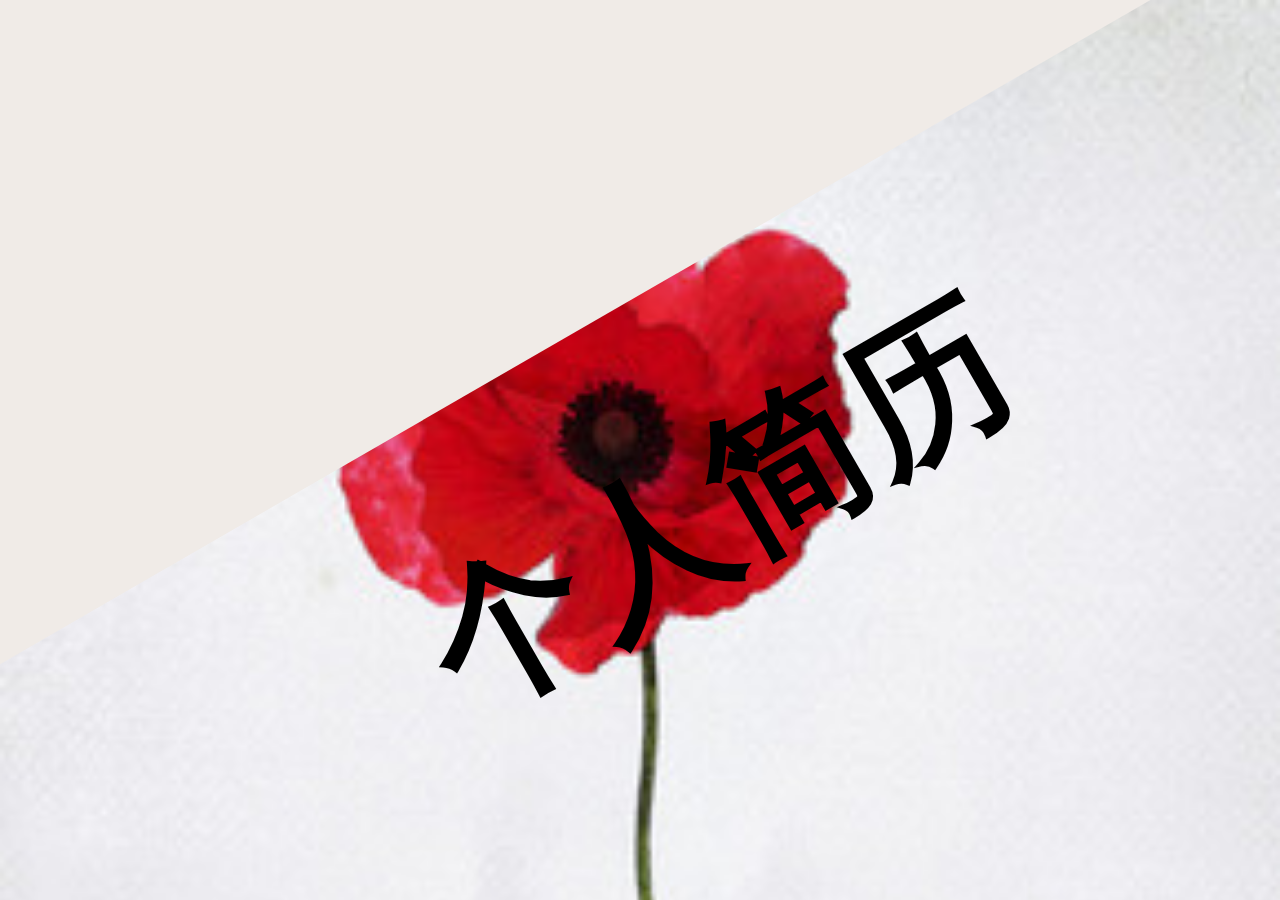
<file: beauty8468/1/my简历/my简历1/myself微信场景.html>
<!doctype html>
<html>
<head>
<meta charset="utf-8">
<title>标题</title>
<meta name="keywords" content="">
<meta name="description" content="">
<meta name="viewport" content="width=device-width,minimum-scale=0.5,maximum-scale=1.0,initial-scale=1.0,user-scalable=no" />

<link rel="stylesheet" type="text/css" href="js/swiper-3.3.1.min.css">
<link rel="stylesheet" type="text/css" href="js/animate.min.css">
<link rel="stylesheet" type="text/css" href="css.css">

<style type="text/css">

</style>
</head>
<body>
	<div class="swiper-container myself">
		<div class="swiper-wrapper my"> 
			<div class="swiper-slide my_one my_main">
				
				<div class="pink_bg ani"swiper-animate-effect="bounceInLeft" swiper-animate-duration="2s">
					<img src="images/bj1.jpg" class="img11" >
				</div>
				<div class="pink_bg ani"swiper-animate-effect="bounceInLeft" swiper-animate-duration="2s" swiper-animate-delay="2s">
					<img src="images/bj1.jpg" class="img12" >
					<img src="images/bj1.jpg" class="img13" >
				</div>
				<div class="pink_bg ani"swiper-animate-effect="bounceInLeft" swiper-animate-duration="3s">
					<span class="words">个人简历</span>
				</div>
				<div class="xian_bg ani"swiper-animate-effect="fadeIn" swiper-animate-duration="2s" swiper-animate-delay="2s">
					<img src="images/xian.png" class="img14">
					<img src="images/xian.png" class="img15">
					<img src="images/xian2.jpg" class="img16">
				</div>
				<div class="xian_bg ani"swiper-animate-effect="bounceInRight" swiper-animate-duration="3s" swiper-animate-delay="2s">
					<span class="words2">姓名:极品妃</span>
				</div>
				<div class="xian_bg ani"swiper-animate-effect="bounceInLeft" swiper-animate-duration="3s" swiper-animate-delay="2s">
					<span class="words3">求职职位:董事长</span>
				</div>
					
				
			</div> 
			<div class="swiper-slide my_two my_main">
				<div class="two-top">
					<img src="images/mei2.jpg" class="ani img21"  swiper-animate-effect="fadeInUp" swiper-animate-duration="1s">
					<div class="ani img22" swiper-animate-effect="bounceInUp" swiper-animate-duration="2s" swiper-animate-delay="1s">
					</div>
					<img src="images/mei1.jpg" class="ani img23" swiper-animate-effect="bounceInDown" swiper-animate-duration="2s" swiper-animate-delay="2s">
				</div>
				<div class="two-bottom">
					<h2 class="img24">
						<img src="images/piao1.png" class="ani" swiper-animate-effect="bounceInDown" swiper-animate-duration="2s" swiper-animate-delay="2s">
						<span class="ani" swiper-animate-effect="bounceInRight" swiper-animate-duration="2s" swiper-animate-delay="2s">学历:本科</span>
					</h2>
					<h2 class="img25">
						<img src="images/piao1.png" class="ani" swiper-animate-effect="bounceInDown" swiper-animate-duration="2s" swiper-animate-delay="3s">
						<span class="ani" swiper-animate-effect="bounceInRight" swiper-animate-duration="2s" swiper-animate-delay="3s">专业:秘密</span>
					</h2>
					<h2 class="img26">
						<img src="images/piao1.png" class="ani" swiper-animate-effect="bounceInDown" swiper-animate-duration="2s" swiper-animate-delay="4s">
						<span class="ani" swiper-animate-effect="bounceInRight" swiper-animate-duration="2s" swiper-animate-delay="4s">工作经验:3年</span>
					</h2>
				</div>
			</div> 
			<div class="swiper-slide my_three my_main">				
					<h2 class="ani img31" swiper-animate-effect="rotateDownLeft" swiper-animate-duration="2s">做·自·己</h2>					
					<div class="imgleft ani" swiper-animate-effect="bounceInDown" swiper-animate-duration="2s">勇敢的做自己/不要为任何人而改变/如果他们不能接受最差的你/也不配拥有最好的你/</div>
					<img src="images/mei3.jpg" class="img33 ani" swiper-animate-effect="fadeIn" swiper-animate-duration="2s" swiper-animate-delay="0.5s">
					<div class="imgmiddle ani" swiper-animate-effect="bounceInDown" swiper-animate-duration="2s" swiper-animate-delay="1s">做自己的主人/应该做命运的主人/自己掌握命运/不要由命运来摆布自己/</div>
					<img src="images/mei3.jpg" class="img34 ani" swiper-animate-effect="fadeIn" swiper-animate-duration="2s" swiper-animate-delay="1.5s">
					<div class="imgright ani" swiper-animate-effect="bounceInDown" swiper-animate-duration="2s" swiper-animate-delay="2s">做自己/坚持本质/并非固执/倔强/而是在迷茫时还可以有骨气地执着前行/</div>
					<img src="images/mei3.jpg" class="img35 ani" swiper-animate-effect="fadeIn" swiper-animate-duration="3s" swiper-animate-delay="2.5s" >
			</div> 
			<div class="swiper-slide my_four my_main">
				<img src="images/kuang.png" class="img41 ani" swiper-animate-effect="zoomIn" swiper-animate-duration="1s">
				<h2 class="words4 ani" swiper-animate-effect="bounceInDown" swiper-animate-duration="2s" swiper-animate-delay="1s">奈何情深</h2>
				<img src="images/bai.png" class="img42 ani" swiper-animate-effect="bounceInDown" swiper-animate-duration="2s" swiper-animate-delay="1.5s">
				<img src="images/huaer.png" class="flower ani" swiper-animate-effect="rotateIn" swiper-animate-duration="3s" swiper-animate-delay="3s">
				<div class="fourone">
					<img src="images/phone.jpg" style="margin-right:30px;" class="ani"  swiper-animate-effect="bounceInLeft" swiper-animate-duration="5s" swiper-animate-delay="2.9s">
					<span class="fourSpan  ani" swiper-animate-effect="bounceInRight" swiper-animate-duration="5s" swiper-animate-delay="2.9s">wwwwwwwwww</span>

				</div>
				<div class="fourtwo">
					<img src="images/email.jpg" style="margin-right:30px;" class="ani"  swiper-animate-effect="bounceInLeft" swiper-animate-duration="5s" swiper-animate-delay="2.6s">
					<span class="fourSpan  ani" swiper-animate-effect="bounceInRight" swiper-animate-duration="5s" swiper-animate-delay="2.6s">wwwwwwwwww</span>
				</div>
				<div class="fourthree">
					<img src="images/weizhi.jpg" style="margin-right:30px;" class="ani"  swiper-animate-effect="bounceInLeft" swiper-animate-duration="5s" swiper-animate-delay="2.3s">
					<span class="fourSpan ani" swiper-animate-effect="bounceInRight" swiper-animate-duration="5s" swiper-animate-delay="2.3s">wwwwwwwwww</span>
				</div>
				<div class="fourfour">
					<img src="images/zhuzhi.jpg" style="margin-right:30px;" class="ani" swiper-animate-effect="bounceInLeft" swiper-animate-duration="5s" swiper-animate-delay="2s">
					<span class="fourSpan  ani" swiper-animate-effect="bounceInRight" swiper-animate-duration="5s" swiper-animate-delay="2s">wwwwwwwwww</span>
				</div>	
			</div>
			<div class="swiper-slide my_five my_main">
				<ul class="kk">
					<li><img src="images/mei1.jpg"></li>
					<li><img src="images/mei2.jpg"></li>
					<li><img src="images/mei3.jpg"></li>
					<li><img src="images/mei4.jpg"></li>
				</ul>
				
			</div>
		</div> 
	</div> 
</body>
<script type="text/javascript" src="js/zepto.js"></script>
<script type="text/javascript" src="js/swiper-3.3.1.jquery.min.js"></script>
<script type="text/javascript" src="js/swiper.animate1.0.2.min.js"></script>

<script type="text/javascript">
	function bodyScale(){
var devicewidth=document.documentElement.clientWidth;
	var scale=devicewidth/640;
	document.body.style.zoom=scale;
}
window.onload=window.onresize=function(){
	bodyScale();
	var mySwiper = new Swiper ('.swiper-container', { 
		direction: 'vertical', 
		onInit: function(swiper){ 
		//Swiper2.x的初始化是onFirstInit 		
		swiperAnimateCache(swiper); 
		//隐藏动画元素 		
		swiperAnimate(swiper); 
		//初始化完成开始动画
		 }, 
		onSlideChangeEnd: function(swiper){
		 	swiperAnimate(swiper); 
		 	//每个slide切换结束时也运行当前slide动画
		 } 

	})
}



	

</script>
</html>
</file>
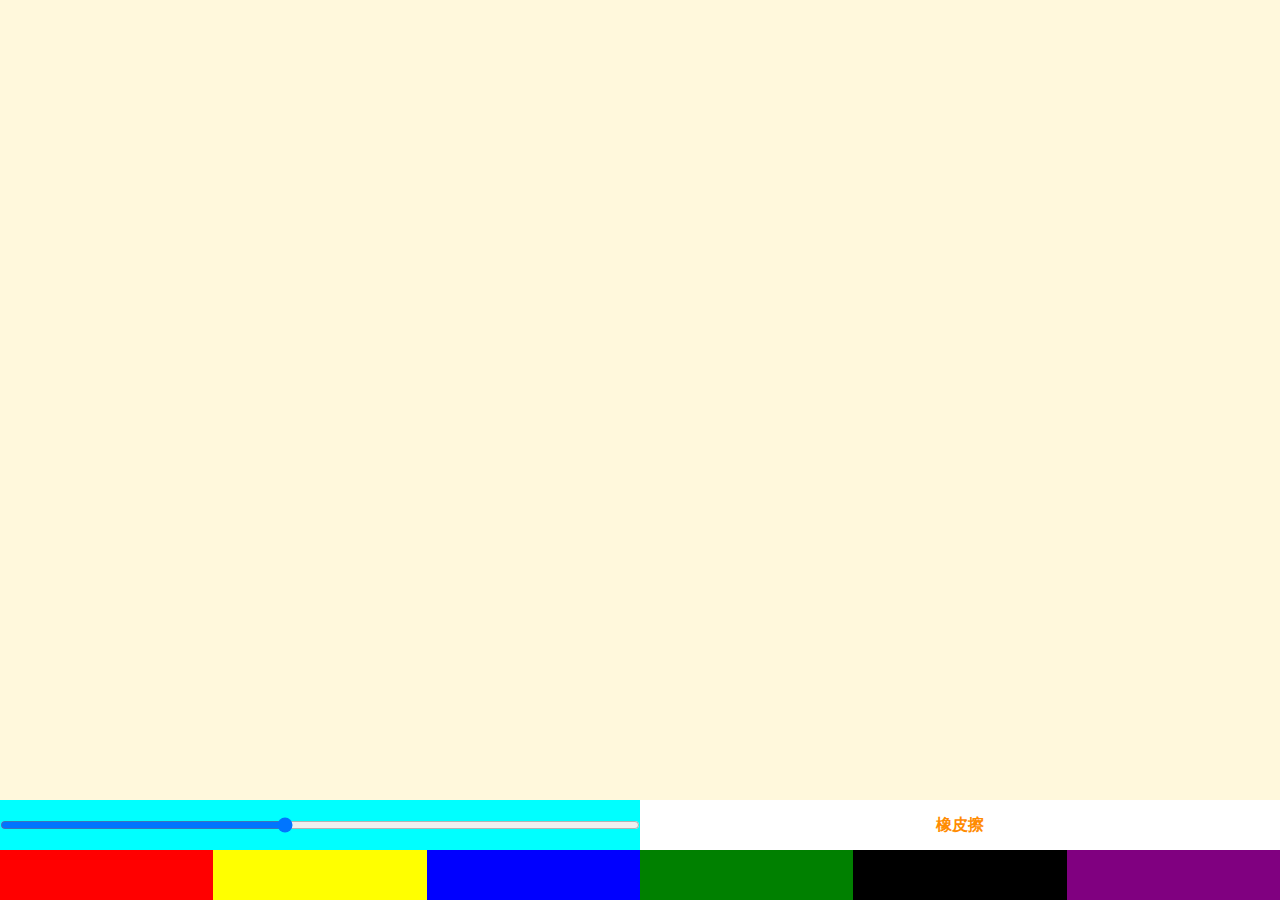
<file: oneminute/src/main/assets/huahua/huahua.html>
<!doctype html>
<html>
<head>
	<meta charset="utf-8">
	<title>画笔</title>
	<meta name="keywords" content="">
	<meta name="description" content="">
	<meta name="viewport" content="width=device-width,minimum-scale=0.5,maximum-scale=1.0,initial-scale=1.0,user-scalable=no" />
	<link rel="stylesheet" type="text/css" href="css/style.css">
</head>
<body>
	<canvas id="canvas"></canvas>
	<div class="era hidden"></div>
	<div class="tools">
		<ul class="colors">
			<li class="red"></li>
			<li class="yellow"></li>
			<li class="blue"></li>
			<li class="green"></li>
			<li class="black"></li>
			<li class="purple"></li>
		</ul>
		<input type="range" class="weight" min="1" max="10" value="5" />
		<div class="eraser">橡皮擦</div>
	</div>
</body>
<script type="text/javascript" src="js/jquery-2.1.0.js"></script>
<script type="text/javascript" src="js/zepto.js"></script>
<script type="text/javascript" src="js/touch.js"></script>
<script type="text/javascript" src="js/main.js"></script>
</html>
</file>
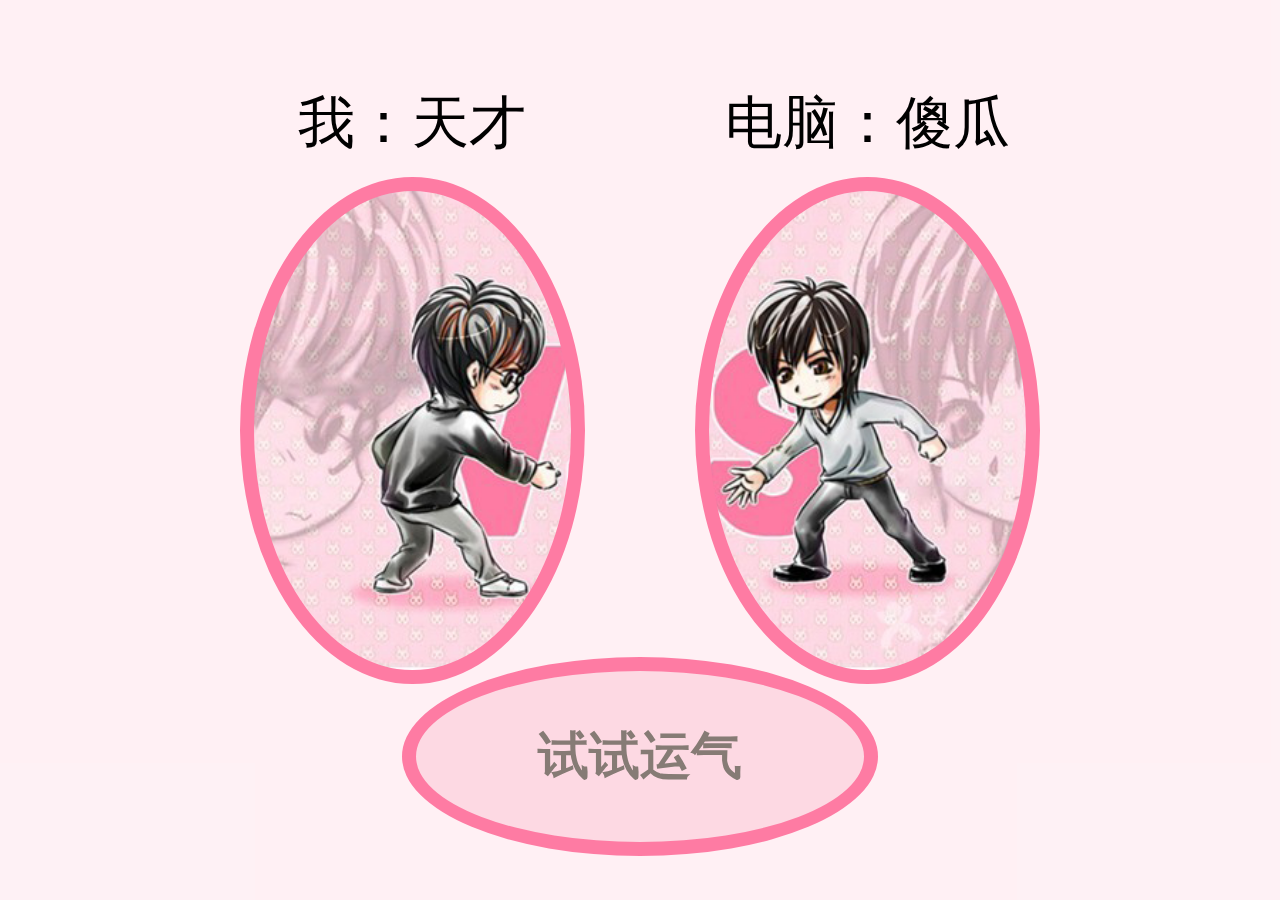
<file: oneminute/src/main/assets/shitoubu/game.html>
<!doctype html>
<html>
	<head>
		<meta charset="utf-8" />
		<title>猜拳游戏</title>
		<meta name="keywords" content="" />
		<meta name="description" content="" />
		<meta name="viewport" content="width=device-width,minimum-scale=0.5,maximum-scale=1.0,initial-scale=1.0,user-scalable=no" />
		<style>
			*{
				margin:0px;
				padding:0px;
				font-family:'迷你简卡通';
			}
			body,html{
				width:100%;
				height:100%;
				background-color:rgba(253, 217, 227,.2);
				/*font-size: 20px;*/
				overflow: hidden;
			}
			ul{
				list-style:none;
			}
			#container{
				width:640px;
				height:600px;
				margin: 50px auto 0;	
			}
			#container ul{
				width:100%;
				height:62%;
			}
			#container ul li{
				width:50%;
				height:100%;
				float:left;
				text-align:center;
			}
			#container ul li div{
				width:223px;
				height:337px;
				margin:auto;
				border-radius:50%;
				border:10px solid rgb(254, 123, 163);
				background-position:center;
				background-repeat:no-repeat;
			}
			#container ul li p{
				margin:10px 0px;
				font-size:40px;
				
			}
			#container ul li div.user{
				background-image:url('img/readyl.png');
			}
			#container ul li div.computer{
				background-image:url('img/readyr.png');
			}
			#container ul li div.guess0,#switch li div.guess0{
				background-image:url('img/1.png');
			}
			#container ul li div.guess1,#switch li div.guess1{
				background-image:url('img/2.png');
			}
			#container ul li div.guess2,#switch li div.guess2{
				background-image:url('img/3.png');
			}
			#container div.play{
				text-align:center;
				margin-top: 40px;
			}
			#container div.play button{
				border:10px solid rgb(254, 123, 163);
				border-radius:50%;
				outline:none;
				background-color:rgb(253, 217, 227);
				height:140px;
				width:335px;
				font-size:36px;
				font-weight:bold;
				color:rgb(134, 123, 117);
				cursor:pointer;
			}
			#container div.play button.disabled{
				border:10px solid #bbb;
				color:#bbb;
			}
			#container div.play button:hover{
				border-color:red;
				font-size:34px;
				color:rgb(51, 43, 41);
			}
			#container div.play button.disabled:hover{
				border:10px solid #bbb;
				font-size:24px;
				color:#bbb;
			}
			#switch{
				position:fixed;
				top:580px;
				left:0px;
				bottom:0px;
				display:none;
			}
			#switch li{
				width:200px;
				height:28%;
				margin-bottom: 20px;
				border-radius:50%;
				border:10px solid rgb(254, 123, 163);
				cursor:pointer;
			}
			#switch li:hover{
				background-color:rgb(254, 123, 163);
			}
			#switch li div{
				width:100%;
				height:100%;
				text-align:center;
				font-size:40px;
				background-position:center;
				background-repeat:no-repeat;
			}
			#result{
				font-size:50px;
				text-align:center;
				width:100%;
			}
			#dis{
				width: 70%;
				text-indent: 2em;
				line-height:60px ;
				border:6px solid rgb(254, 123, 163);;
				position: relative;
				top: 160px;
				left: 15%;
				font-size: 36px;
				padding:10px;
				display: none;
			}
		</style>
	</head>
	<body>
		<div id="container">
			<ul>
				<li>
					<p id="userName">我</p>
					<div class="user animate"></div>
				</li>
				<li>
					<p id="compName">电脑</p>
					<div class="computer animate"></div>
				</li>
			</ul>
			<div class="play">
				<button id="opbtn" onclick = "game.play();">试试运气</button>
				<br/><br/><br/>
				<div id="result"></div>
			</div>
		</div>
		<ul id="switch">
			<li>
				<div class="guess0" onclick = "game.verdict(0)">石头</div>
			</li>
			<li>
				<div class="guess1" onclick = "game.verdict(1)">剪刀</div>
			</li>
			<li>
				<div class="guess2" onclick = "game.verdict(2)">布</div>
			</li>
		</ul>
		<div id="dis"></div>
		<script type="text/javascript">
			function bodyScale(){
				var devicewidth=document.documentElement.clientWidth;
				var scale=devicewidth/900;
				document.body.style.zoom=scale;
			}
			window.onload=window.onresize=function(){
				bodyScale();
			}
	</script>
		<script>
			Function.prototype.extends = function(Clazz,extend){
				for(var prop in Clazz.prototype){
					this.prototype[prop] = Clazz.prototype[prop];
				}
				for(var prop in extend){
					this.prototype[prop] = extend[prop];
				}
			}
			function Player(name){
				this.name = name;
			}
			Player.prototype.guess = function(){}
			Player.prototype.draw = function(){}

			function User(name){
				Player.call(this,name);
			}
			User.extends(Player,{
				guess : function(point){
					return this.point = point;
				}
			});

			function Comp(name){
				Player.call(this,name);
			}
			Comp.extends(Player,{
				guess : function(){
					return this.point = (Math.random()*1000<<0)%3;
				}
			});
			function GuessGame(user,comp){
				this.user = user;
				this.comp = comp;
				this.init();
			}
			GuessGame.prototype.init = function(){
				document.getElementById('userName').innerText = '我：'+this.user.name;
				document.getElementById('compName').innerText = '电脑：'+this.comp.name;	
			}
			GuessGame.prototype.play = function(){
				this.start();
				this.startAnimate();
				dis.style.display="none";
			}
			GuessGame.prototype.start = function(){
				document.getElementById('result').innerHTML = '';
				var opbtn = document.getElementById('opbtn');
				opbtn.className = 'disabled';
				opbtn.innerText = '运气正在路上...';
				opbtn.disabled = true;
				document.getElementById('switch').style.display='block';
			}
			GuessGame.prototype.end = function(){
				var opbtn = document.getElementById('opbtn');
				opbtn.className = '';
				opbtn.innerHTML = '再来一次';
				opbtn.disabled = false;
				document.getElementById('switch').style.display='none';
				window.clearInterval(this._interval);
			}
			GuessGame.prototype.startAnimate = function(){
				var animats = document.getElementsByClassName('animate');
				var serial = 0;
				this._interval = window.setInterval(function(){
					animats[0].className = "user animate guess"+(serial++)%3;
					animats[1].className = "user animate guess"+(serial++)%3;
				},200);
			}
			GuessGame.prototype.verdict = function(point){
				var animats = document.getElementsByClassName('animate');
				animats[0].className = "user animate guess"+this.user.guess(point);
				animats[1].className = "user animate guess"+this.comp.guess();
				var res = this.user.point - this.comp.point;
				var result = document.getElementById('result');
				var dis = document.getElementById('dis');
				switch(res){
					case 0:
						result.innerText = '平局,天才傻瓜完美组合!';
						dis.style.display="block";
						dis.innerText='今天的最大拥有不该是别的什么东西，而应当是快乐，珍惜今天的拥有就是要享受今天的快乐。快乐是内心的感受，幸福是快乐的积累，今天的生活就该是一种真实的快乐。今天的我是快乐的，因为我享受着生活带给我的快乐。今天的快乐是明天的幸福回忆，当明天成为今天时，同样会有新的快乐。珍惜今天的拥有，享受人生快乐。';
						break;
					case 1:
					case -2:
						result.innerText = '运气还在路上,继续努力!';
						dis.style.display="block";
						dis.innerText='保持好的心态比拥有好的环境更重要，一种美好的心情要比十副良药更能解除生理上的疲惫和病理上的痛苦。今天虽然你努力了，但是你还可以拼尽全力。你如果不足够好，那么凭什么能吸引到更好的人呢。如果想要遇到更好的人，是不是也要在成为更好的人的路上呢。所以，不要再抱怨运气，好的坏的，其实皆有因果。加油，没有最好只有更好！';
						break;
					case -1:
					case 2:
						result.innerText = 'Yea~,今天会有意外的惊喜呦！';
						dis.style.display="block";
						dis.innerText='今天的你心情好，工作学习也将有大的进展，也会有积极地态度面对身边的人。人生多舛，生命多磨，此乃你我之幸，庆幸如此，否难有阅历，历阅成败，晋升智慧，开阔视野，扩展境界。感恩生命的失败，让我们懂得了坚强；感恩生命的失败，让我们懂得了容忍；感恩生命的失败，让我们懂得了未来。坚持吧，你的好运气会让你的 一天更加精彩。';
						break;
					default:
						result.innerText = res;
				}
				this.end();
			}

			var user = new User('天才');
			var comp = new Comp('傻瓜');
			var game = new GuessGame(user,comp);
		</script>
	</body>
</html>
</file>
<file: oneminute/src/main/assets/mofang/build/styles/cube.css>
/************/
   /*          */
  /*   Cube   */
 /*          */
/************/


.cube {
	width:  100%;
	height: 100%;
}


@font-face {

	font-family: "RubikExtended";
	src:
		url( "../media/RubikExtended.ttf"  ) format( "truetype" ),
		url( "../media/RubikExtended.otf"  ) format( "otf" );
	font-weight: normal;
	font-style: normal;
}


/*

	This next bit is just for labeling a Cube's face.

*/
.faceLabel {

	display: none;
	position: absolute;
	font-size: 60px;
	text-align: center;
	font-family: "RubikExtended";
	text-shadow: 0 0 24px rgba( 0, 0, 0, 0.3 );
	color: #FFF;
}





    /****************/
   /*              */
  /*   Cubelets   */
 /*              */
/****************/


.cube .cubelet {

	width:  1em;
	height: 1em;
	position: absolute;
	box-sizing: border-box;
}






    /*********************/
   /*                   */
  /*   Cubelet Faces   */
 /*                   */
/*********************/


/*

	Direction-facing planes of limited size
	that act as containers for content.

*/
.cube /*.cubelet >*/ .face {

	position: absolute;
	width:  1em;
	height: 1em;
	background-color: #000;
	text-align: center;


	-webkit-backface-visibility: hidden;
  	-moz-backface-visibility:    hidden;
  	-o-backface-visibility:      hidden;
  	backface-visibility:         hidden;


  	padding: 0.05em;
  	-moz-box-sizing: border-box;
  	-webkit-box-sizing: border-box;
  	-o-box-sizing: border-box;
  	-ms-box-sizing: border-box;
	box-sizing: border-box;

}



/*

	Extroverted faces have content such as a colored sticker, text, etc.
	They are constantly visible. Meanwhile introverted faces are not
	visible when the cube is an untwisted state. Some introverted walls
	are momentarily visible as the cube twists.

*/
.cube /*.cubelet >*/ .face.faceIntroverted { background-color: #000; }



/*

	Our Cubelet faces are naturally black to match the physical Rubik's Cube.
	Adding or removing the "transparent" class here keeps the position and
	rotation integrity of the face while supporting Group.showPlastics() and
	Group.hidePlastics().

*/
.cube /*.cubelet >*/ .face.faceTransparent { background-color: transparent; }



/*

	Awwww.... Look at da purty colors...

*/
.purty .face { opacity: 0.5; }
.purty .face.faceFront { background-color: #FFF; }
.purty .face.faceUp    { background-color: #E87000; }
.purty .face.faceRight { background-color: #3D81F6; }
.purty .face.faceDown  { background-color: #DC422F; }
.purty .face.faceLeft  { background-color: #009D54; }
.purty .face.faceBack  { background-color: #F5B400; }
/*.purty .face.faceFront { background-color: #CCC; }
.purty .face.faceUp    { background-color: #C30; }
.purty .face.faceRight { background-color: #00A; }
.purty .face.faceDown  { background-color: #C00; }
.purty .face.faceLeft  { background-color: #070; }
.purty .face.faceBack  { background-color: #CB0; }*/






    /****************************/
   /*                          */
  /*   Cubelet Face Content   */
 /*                          */
/****************************/


/*

	WIREFRAMES

	Oddly, we cannot use borders to make our wireframes
	because this will cause a visible oscillation as CSS
	struggles to decide what gets drawn on top.
	Instead we use specially crafted box-shadows.

*/
.cube /*.cubelet > */.face > .wireframe {

	/*box-sizing: border-box;*/
	display: none;
	position: absolute;
	width:  140px;
	height: 140px;
	background-color: rgba( 255, 255, 255, 0.05 );
}


/*

	STICKERS

	About what you'd expect. The default color here
	is full on bright purple (which does not exist
	on an actual Rubik's Cube) so that one can see
	quickly if something's gone wrong with stickers.

*/
.cube .sticker {

	/*position: absolute;*/

	width:  100%;
	height: 100%;
	background-color: #F0F;
	border-radius: 0.1em;
	text-align: center;

}


.cube .sticker.red 		{ background: #DC422F;	}
.cube .sticker.white 	{ background: #F3F3F3;	}
.cube .sticker.blue 	{ background: #3D81F6; 	}
.cube .sticker.green 	{ background: #009D54;	}
.cube .sticker.orange 	{ background: #E87000; 	}
.cube .sticker.yellow 	{ background: #F5B400; 	}

.cube .sticker.stickerLogo {

	background: #F3F3F3 url( "../media/rubiksLogoClassic.png" );
	background-size: 100% 100%;
	background-repeat: none;
}




/*

	CUBELET IDs

	Each Cubelet has a unique ID number from 0 to 26.
	We display these mostly for debugging purposes
	as the end user probably doesn't care and/or would
	find this superfluous info confusing.

*/
.cube /*.cubelet >*/ .face > .id {

	display: none;
	position: absolute;
	z-index: 1000;
	width:  90%;
	height: 90%;
	font-size:   1em;
	line-height: 0.9em;
	text-align: center;
	color: #000;

}
.cube /*.cubelet >*/ .face > .id > .underline {

	border-bottom: 1px solid #000;
}
/*

	We want ID numbers displayed on introverted faces to be white,
	but why use #FEFEFE instead of #FFF?
	So we can export as PDF, open up in Adobe Illustrator, select "Same Fill Color"
	and it will exclude our #FFF text nodes!

*/
.cube /*.cubelet > */.face.faceIntroverted > .id {

	color: #FEFEFE;
}
.cube /*.cubelet >*/ .face.faceIntroverted > .id > .underline {

	border-bottom: 1px solid #FEFEFE;
}



/*

	TEXT

	Formerly referred to as "Hero Text", this is the one-character
	display for a Cubelet face.

*/
.cube /*.cubelet >*/ .face > .text {


	display: none;
	position: absolute;
	z-index: 2000;
	width:  100%;
	height: 100%;
	text-align: center;
	color: #FFF;
	font-family: "RubikExtended", sans-serif;
	font-size:   1em;
	line-height: 1em;

	/*-webkit-backface-visibility: hidden;
  	-moz-backface-visibility:    hidden;
  	-o-backface-visibility:      hidden;
  	backface-visibility:         hidden;*/
}
</file>
<file: oneminute/src/main/assets/mofang/examples/basic/styles/base.css>
/************/
   /*          */
  /*   Base   */
 /*          */
/************/



html, body {
	
	width:  100%;
	height: 100%;
}
body {
	
	background-color: #000;
	vertical-align: top;
	overflow: hidden;
}



body, h1, h2 {

	margin:  0;
	border:  0;
	padding: 0;
	font-family: "Helvetica Neue", Helvetica, Arial, sans-serif;
	font-size:   12px;
	line-height: 15px;
	color: rgba( 255, 255, 255, 0.7 );
}
a {

	color: rgba( 255, 255, 255, 0.7 );
	text-decoration: none;
	border-bottom: 1px dotted #FFF;
}
a:hover {

	color: #FFF;
	border-bottom: 1px solid #FFF;
}
table, td, tr {

	margin: 0;
	border: none;
	border-collapse: collapse;
	padding: 0;
}
.pad {

	padding: 8px;
}
.graydient {

	/* http://www.colorzilla.com/gradient-editor/ */
	background: #000; /* Old browsers */
	background: -moz-radial-gradient(center, ellipse cover,  #444 0%, #000000 90%); /* FF3.6+ */
	background: -webkit-gradient(radial, center center, 0px, center center, 100%, color-stop(0%,#444), color-stop(90%,#000000)); /* Chrome,Safari4+ */
	background: -webkit-radial-gradient(center, ellipse cover,  #444 0%,#000000 90%); /* Chrome10+,Safari5.1+ */
	background: -o-radial-gradient(center, ellipse cover,  #444 0%,#000000 90%); /* Opera 12+ */
	background: -ms-radial-gradient(center, ellipse cover,  #444 0%,#000000 90%); /* IE10+ */
	background: radial-gradient(ellipse at center,  #444 0%,#000000 90%); /* W3C */
	filter: progid:DXImageTransform.Microsoft.gradient( startColorstr='#444444', endColorstr='#000000',GradientType=1 ); /* IE6-9 fallback on horizontal gradient */
}
.heroicRed {

	background-color: #F00;
}



#container{
	width:  100%;
	height: 100%;
}

#fail{

	display: none;
	text-align: center;
	position: absolute;
	top: 50%;
	left: 50%;
	margin-top: -100px;
	margin-left: -250px;
	width: 500px;
	height: 200px;
	overflow: hidden;

}

#fail > h1 { font-size: 6em; line-height: 2em; }
#fail > h2 { font-size: 3em; line-height: 1em; }


@media not screen and (-webkit-transform-3d)
{
	#container{
		visibility: hidden;
	}
	#fail{
		display: block;
	}
}
</file>
<file: oneminute/src/main/assets/tomcat/css/style.css>
*{
	margin: 0;
	padding: 0;
}
body,html{
	width: 100%;
	height: 100%;
	background:#eee;
}
.content{
	width: 640px;
	height: 100%;
	position: relative;
	margin:0 auto;
	overflow: hidden;
}
.cat{
	width: 640px;
	height: 100%;
}
.drink{
	position:absolute;
	width: 15%;
	height: 15%;
	top: 10%;
	left: 5%;
	
}
.eat{
	position: absolute;
	width: 15%;
	height: 15%;
	top: 25%;
	left: 5%;
}
.cymbal{
	position: absolute;
	width: 15%;
	height: 15%;
	top: 40%;
	left: 5%;
}
.fart{
	position: absolute;
	width: 15%;
	height: 15%;
	top: 55%;
	left: 5%;
}
.pie{
	position: absolute;
	width: 15%;
	height: 15%;
	top: 70%;
	left: 5%;
}
.scratch{
	position: absolute;
	width: 15%;
	height: 15%;
	top: 85%;
	left: 5%;
}
</file>
<file: beauty8468/1/my简历/css.css>
*{margin: 0;padding: 0;}
	body,html{width: 100%;height: 100%;}
	.myself{width: 640px;height: 100%;overflow: hidden;}
	.my,.my_main{width: 640px;height: 100%;}
	.my_one{background:url(images/hua.jpg) 0 0 no-repeat;background-size:cover;}
	.pink_bg{position: relative;}
	.img11{width:868px;height:300px;transform:rotate(-30deg);position: absolute;top:-80px;left: -280px;}
	.img12{width:868px;height:500px;transform:rotate(-30deg);position: absolute;top:800px;left: -580px;}
	.img13{width:868px;height:500px;transform:rotate(-30deg);position: absolute;top:1100px;left: -180px;}
	.xian_bg{position: relative;}
	.img14{width:280px ;transform:rotate(-30deg);position: absolute;top:650px;left: 140px;}
	.img15{width:280px ;transform:rotate(-30deg);position: absolute;top:510px;left: 380px;}
	.img16{width:330px ;transform:rotate(60deg);position: absolute;top:875px;left: 90px;}
	.words{transform:rotate(-30deg);font-size: 80px;font-weight: 600;position:absolute;top:200px;left: 200px}
	.words2{transform:rotate(-30deg);font-size: 50px;font-weight: 600;position:absolute;top:570px;left: 110px}
	.words3{transform:rotate(-30deg);font-size: 50px;font-weight: 600;position:absolute;top:740px;left: 220px}
	.my_two{background-size: cover;}
	.two-top{position: relative;}
	.img21{width: 640px;height: 400px;opacity: .5}
	.img22{width: 300px;height: 300px;border-radius: 50%;position: absolute;top:270px;left: 200px;background: #fff;}
	.img23{width: 300px;height: 300px;border-radius: 50%;position: absolute;top:270px;left: 200px;width:300px;height: 300px; }
	.two-bottom{position: relative;}
	.img24{position: absolute;left: 100px;top:200px;}
	.img25{position: absolute;left: 100px;top:300px;}
	.img26{position: absolute;left: 100px;top:400px;}
	.my_three{background:url(images/ee.jpg);background-size: cover;position: relative;}
	
	.img31{position: absolute;top: 120px;left: 30%;font-size: 58px;}
	.img32{position: absolute;top: 70px;left: 36%;width: 150px;height: 150px;animation:move3 2s linear infinite;}
	.img34{position: absolute;top: 210px;left: 7%;width: 400px;height: 280px}
	.img35{position: absolute;top: 480px;right: 7%;width: 400px;height: 280px}
	.img36{position: absolute;top: 740px;left: 7%;width: 400px;height: 280px}
	.img37{position: absolute;top: 230px;left: 9%;width: 300px;height: 220px}
	.img38{position: absolute;top: 500px;right: 17%;width: 300px;height: 220px}
	.img39{position: absolute;top: 760px;left: 9%;width: 300px;height: 220px}
	.word31{position: absolute;top: 310px;left: 61%;width: 20px;font-size: 30px}
	.word32{position: absolute;top: 580px;right: 11%;width: 20px;font-size: 30px}
	.word33{position: absolute;top: 840px;left: 61%;width: 20px;font-size: 30px}
	.my_four{background:url(images/ff.jpg);background-size: cover;position: relative;}
	.img41{width: 640px;height: 100%}
	.words4{position: absolute;top:100px;left: 35%;font-size: 50px;font-weight: 600}
	.img42{position: absolute;top:200px;left: 10%;width: 500px;}
	.flower{width: 640px;height: 950px;position: absolute;top: 170px;transform:rotate(30deg);opacity:0.2;}
	@keyframes move3{
		0%{transform:rotate(0deg);}
		100%{transform:rotate(360deg);}
	}
	.fourone{position: absolute;left: 100px;bottom: 200px;}
	.fourtwo{position: absolute;left: 100px;bottom: 307px;}
	.fourthree{position: absolute;left: 100px;bottom: 414px;}

	.fourfour{position: absolute;left: 100px;bottom: 521px;}
	.fourSpan{display:inline-block;width: 300px;height: 107px;background: #ccc;opacity: .5;text-align: left;line-height: 107px;position: relative;top:-50px;}
	.my_five{background:url(images/ccg.jpg);background-size: cover;position: relative;perspective:1000px;}
	.my_five h2{font-size: 50px;position: absolute;top:900px;left: 37%;}
	.my_five ul{width: 400px;height: 85%;transform-style:preserve-3d;position: relative;margin: 250px 0 0 120px;animation:move5 10s linear infinite;}
	.my_five li{width: 400px;height: 85%;list-style: none;position: absolute;}
	.my_five li:nth-child(1){transform:translateZ(200px);}
	.my_five li:nth-child(2){transform:rotateY(180deg) translateZ(200px);}
	.my_five li:nth-child(3){transform:rotateY(90deg) translateZ(200px);}
	.my_five li:nth-child(4){transform:rotateY(-90deg) translateZ(200px);}
	.my_five li img{width: 400px;height: 85%;}
	@keyframes move5{
    0%{transform:rotateY(0deg);}
    10%{transform:rotateY(90deg);}
  
    25%{transform:rotateY(90deg);}
    35%{transform:rotateY(180deg);}
  
    50%{transform:rotateY(180deg);}
    60%{transform:rotateY(270deg);}
  
    75%{transform:rotateY(270deg);}
    85%{transform:rotateY(360deg);}
    
    100%{transform:rotateY(360deg);}
  	}

	/*.move5{
	  -webkit-animation-name: move5;
	  animation-name: move5;
	   
	}*/

	.my_six{background:url(images/rr.jpg);background-size: cover;position: relative;position: relative;}
	.img61,.img62,.img63{width: 640px;height: 33.5%;}
	.img61{position: absolute;top: 0%;left: 0px;}
	.img62{position: absolute;top: 33.3%;left: 0px;}
	.img63{position: absolute;top: 66.6%;left: 0px;}
	.word61{position: absolute;top: 45%;left: 35%;font-size: 70px;}
	.my_six ul{position: absolute;top: 30px;left: 10%}
	.my_six li{height: 100px;width: 100%;margin-top: 70px;font-size: 36px;list-style: none;}
	.my_six ul img{width: 100px;height:100px;margin-left: 50px;display: inline-block;}
	

	.my_seven{background:url(images/11.jpg);background-size: cover;}
	.my_seven li{position: relative;font-size: 34px;}
	.img71{position: absolute;top: 100px;left: 20px;opacity: 0;}
	.img72{position: absolute;top: 250px;left: 410px;opacity: 0;}
	.img73{position: absolute;top: 500px;left: 20px;opacity: 0;}
	.img74{position: absolute;top: 650px;left: 450px;opacity:0;}
	.my_seven li span{position: absolute;width: 420px;}
	.word71{top: 100px;left: 200px;}
	.word72{top: 280px;right: 200px;}
	.word73{top: 500px;left: 200px;}
	.word74{top: 680px;right: 200px;}
	.my_seven li em{position: absolute;width: 30px;}
	.em71{top: 150px;left: 100px}
	.em72{top: 300px;right: 120px}
	.em73{top: 550px;left: 80px}
	.em74{top: 700px;right: 100px}



	.my_eight{background:url(images/bj6.jpg);background-size: cover;position: relative;}
</file>
<file: beauty8468/1/my简历/my简历1/css.css>
*{margin: 0;padding: 0;}
	body,html{width: 100%;height: 100%;}
	.myself{width: 640px;height: 100%;overflow: hidden;}
	.my,.my_main{width: 640px;height: 100%;}
	.my_one{background:url(images/hua.jpg) 0 0 no-repeat;background-size:cover;}
	.pink_bg{position: relative;}
	.img11{width:868px;height:300px;transform:rotate(-30deg);position: absolute;top:-80px;left: -280px;}
	.img12{width:868px;height:500px;transform:rotate(-30deg);position: absolute;top:800px;left: -580px;}
	.img13{width:868px;height:500px;transform:rotate(-30deg);position: absolute;top:1100px;left: -180px;}
	.xian_bg{position: relative;}
	.img14{width:280px ;transform:rotate(-30deg);position: absolute;top:650px;left: 140px;}
	.img15{width:280px ;transform:rotate(-30deg);position: absolute;top:510px;left: 380px;}
	.img16{width:330px ;transform:rotate(60deg);position: absolute;top:875px;left: 90px;}
	.words{transform:rotate(-30deg);font-size: 80px;font-weight: 600;position:absolute;top:200px;left: 200px}
	.words2{transform:rotate(-30deg);font-size: 50px;font-weight: 600;position:absolute;top:570px;left: 110px}
	.words3{transform:rotate(-30deg);font-size: 50px;font-weight: 600;position:absolute;top:740px;left: 220px}
	.my_two{background-size: cover;}
	.two-top{position: relative;}
	.img21{width: 640px;height: 400px;opacity: .5}
	.img22{width: 300px;height: 300px;border-radius: 50%;position: absolute;top:270px;left: 200px;background: #fff;}
	.img23{width: 300px;height: 300px;border-radius: 50%;position: absolute;top:270px;left: 200px;width:300px;height: 300px; }
	.two-bottom{position: relative;}
	.img24{position: absolute;left: 100px;top:200px;}
	.img25{position: absolute;left: 100px;top:300px;}
	.img26{position: absolute;left: 100px;top:400px;}
	.my_three{background:url(images/bj4.jpg);background-size: cover;position: relative;}
	
	.img31{position: absolute;bottom: 100px;left: 30%;font-size: 50px;}
	.imgleft{width:210px;height: 600px;background: #666;border-radius: 10%;margin:150px 0 0 0;float: left;font-size: 40px;color:#fff;}
	.img33{width:210px;height: 210px;border-radius: 30%;position: absolute;top:540px;left:0px;z-index:20;}
	.imgmiddle{width:210px;height: 600px;background: #666;border-radius: 10%;margin:150px 0 0 0;float: left;font-size: 40px;color:#fff;}
	.img34{width:210px;height: 210px;border-radius: 30%;position: absolute;top:540px;left:210px;z-index:20}
	.imgright{width:210px;height: 600px;background: #666;border-radius: 10%;margin:150px 0 0 0;float: left;font-size: 40px;color:#fff;}
	.img35{width:210px;height: 210px;border-radius: 30%;position: absolute;top:540px;left:420px;z-index:20}
	.my_four{background:url(images/ff.jpg);background-size: cover;position: relative;}
	.img41{width: 640px;height: 100%}
	.words4{position: absolute;top:100px;left: 35%;font-size: 50px;font-weight: 600}
	.img42{position: absolute;top:200px;left: 10%;width: 500px;}
	.flower{width: 640px;height: 950px;position: absolute;top: 170px;transform:rotate(30deg);opacity:0.2;}
	/*@keyframes ff{
		0%{transform:scale(0);}
		100%{transform:scale(1.5);}
	}
	.ff{animation:ff 2s linear 5s infinite;}*/
	.fourone{position: absolute;left: 100px;bottom: 200px;}
	.fourtwo{position: absolute;left: 100px;bottom: 307px;}
	.fourthree{position: absolute;left: 100px;bottom: 414px;}

	.fourfour{position: absolute;left: 100px;bottom: 521px;}
	.fourSpan{display:inline-block;width: 300px;height: 107px;background: #ccc;opacity: .5;text-align: left;line-height: 107px;position: relative;top:-50px;}
	.my_five{background:url(images/mei2.jpg);background-size: cover;position: relative;perspective:1000px;}
	.my_five ul{width: 600px;height: 800px;transform-style:preserve-3d;position: relative;margin: 160px 0 0 20px;
	animation:move1 10s linear infinite;
	}
	.my_five li{width: 600px;height:800px;list-style: none;position: absolute;}
	.my_five li img{width:100%;height:100%;}
	.my_five li:nth-child(1){transform:translateZ(300px);}
	.my_five li:nth-child(2){transform:rotateY(180deg) translateZ(300px);}
	.my_five li:nth-child(3){transform:rotateY(90deg) translateZ(300px);}
	.my_five li:nth-child(4){transform:rotateY(-90deg) translateZ(300px);}
	.my_five li img{width: 600px;height:800px;}
	@keyframes move1{
		0%{transform:rotateY(0deg);}
		10%{transform:rotateY(90deg);}
	
		25%{transform:rotateY(90deg);}
		35%{transform:rotateY(180deg);}
	
		50%{transform:rotateY(180deg);}
		60%{transform:rotateY(270deg);}
	
		75%{transform:rotateY(270deg);}
		85%{transform:rotateY(360deg);}
		
		100%{transform:rotateY(360deg);}
	}
	
	
	/*.my_five .kk{animation:move 2s linear;}*/
</file>
<file: oneminute/src/main/assets/huahua/css/style.css>
*{
	margin: 0;
	padding: 0;
}

html,body{
	width: 100%;
	height: 100%;
}

#canvas{
	width: 100%;
	height: 100%;
	position: absolute;
	top: 0;
	left: 0;
	bottom: 0;
	right: 0;
	background: cornsilk;
}

.tools{
	width: 100%;
	height: 100px;
	position: absolute;
	bottom: 0px;
	background: cyan;
}

.colors{
	list-style: none;
	width: 100%;
	height: 50%;
	position: absolute;
	bottom: 0px;
	background: crimson;
	display: -webkit-box;
}

.colors li{
	-webkit-box-flex: 1;
}
.red{
	background: red;
}
.yellow{
	background: yellow;
}
.blue{
	background: blue;
}
.green{
	background: green;
}
.black{
	background: black;
}
.purple{
	background: purple;
}
.weight{
	width: 50%;
	height: 50%;
}
.eraser{
	background: white;
	width: 50%;
	height: 50%;
	position: absolute;
	top: 0;
	right: 0;
	color: darkorange;
	font-weight: bolder;
	text-align: center;
	line-height: 50px;
}
.era{
	width: 20px;
	height: 20px;
	background: cyan;
	position: absolute;
}

.hidden{
	display: none;
}

.show{
	display: block;
}
</file>
